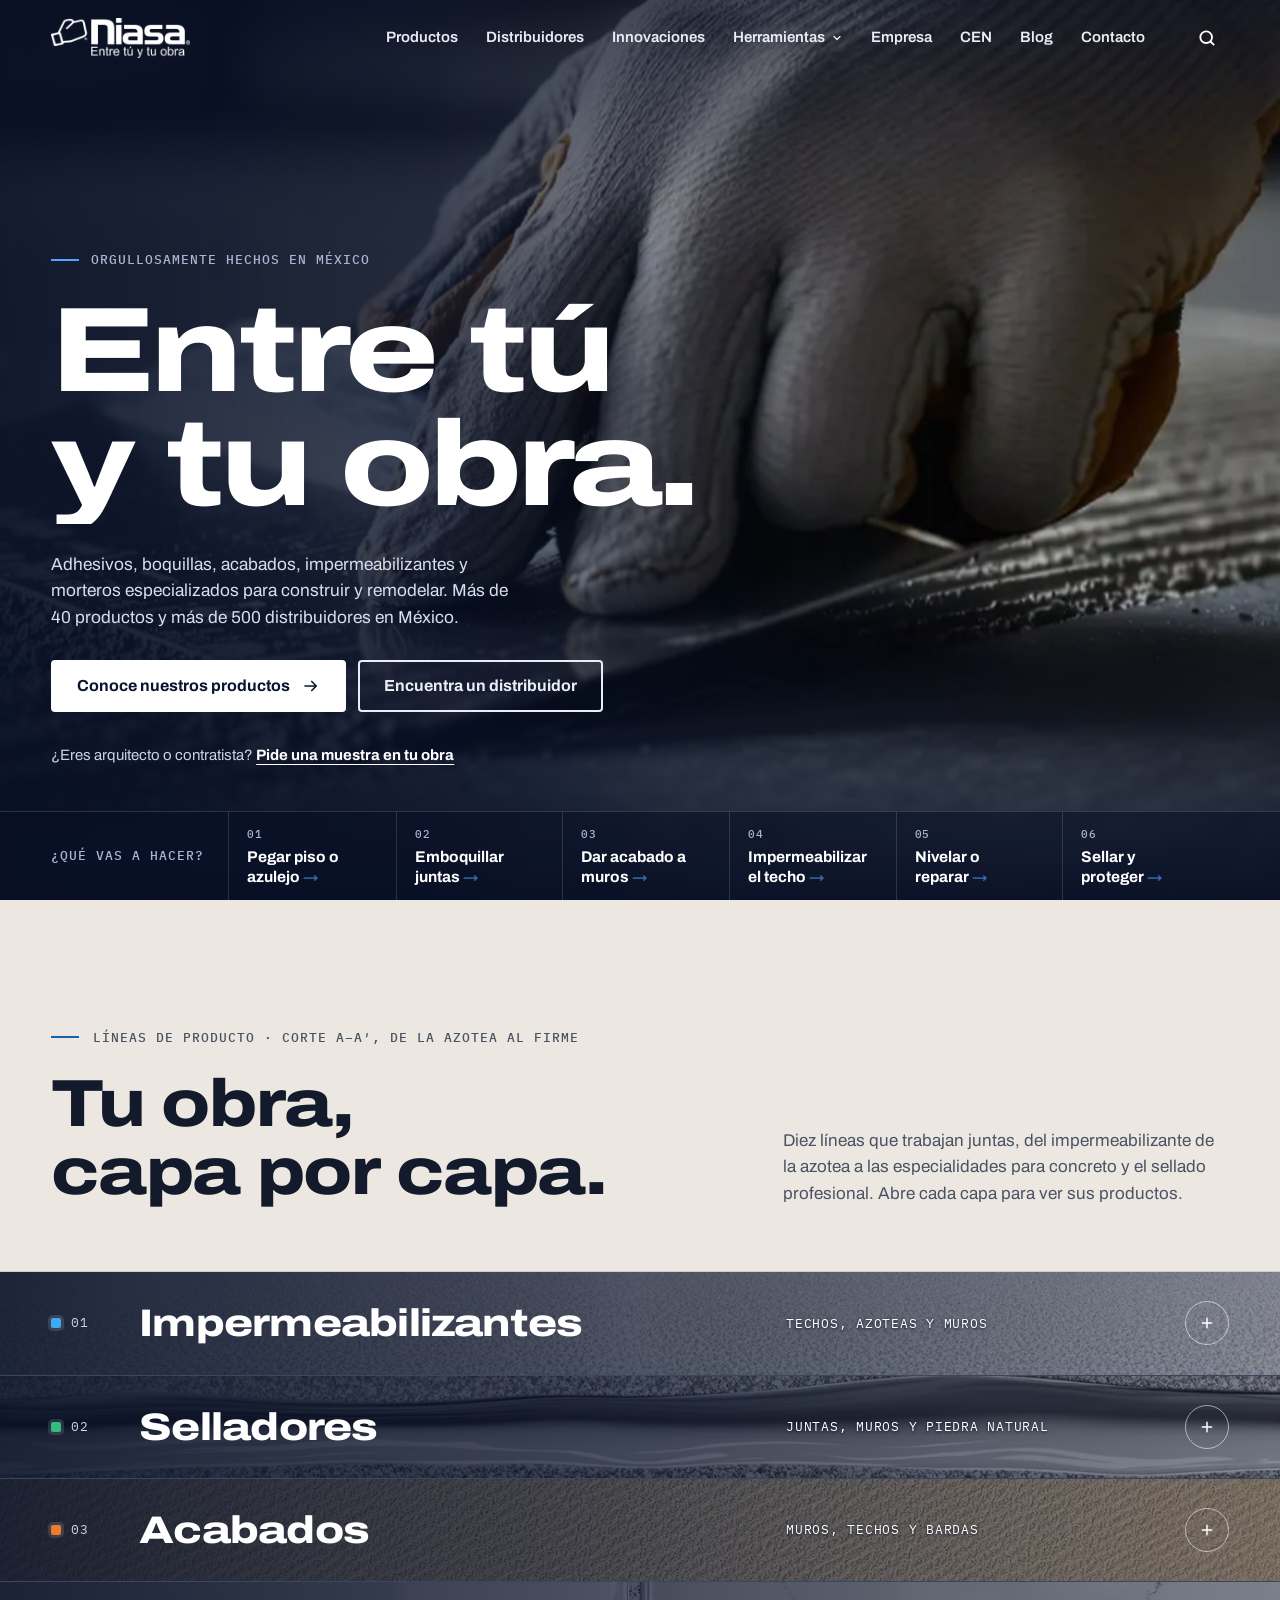
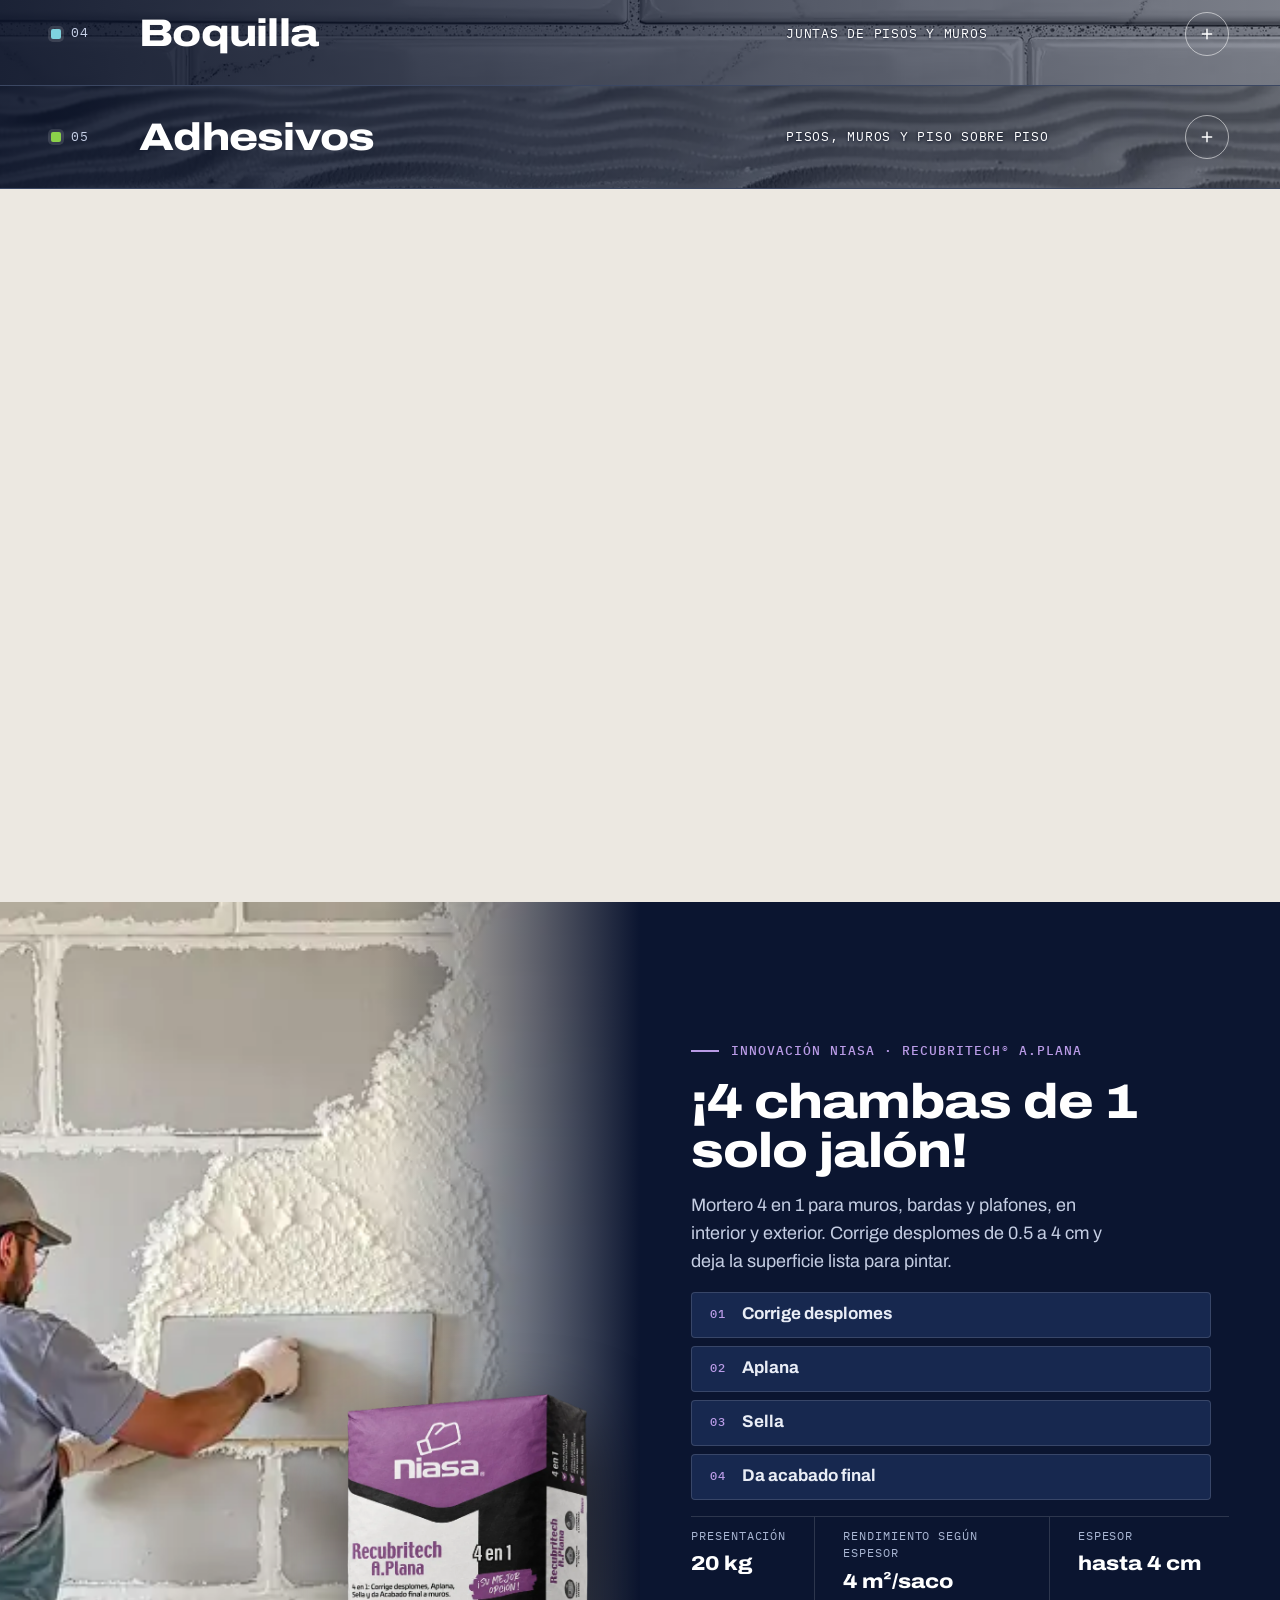
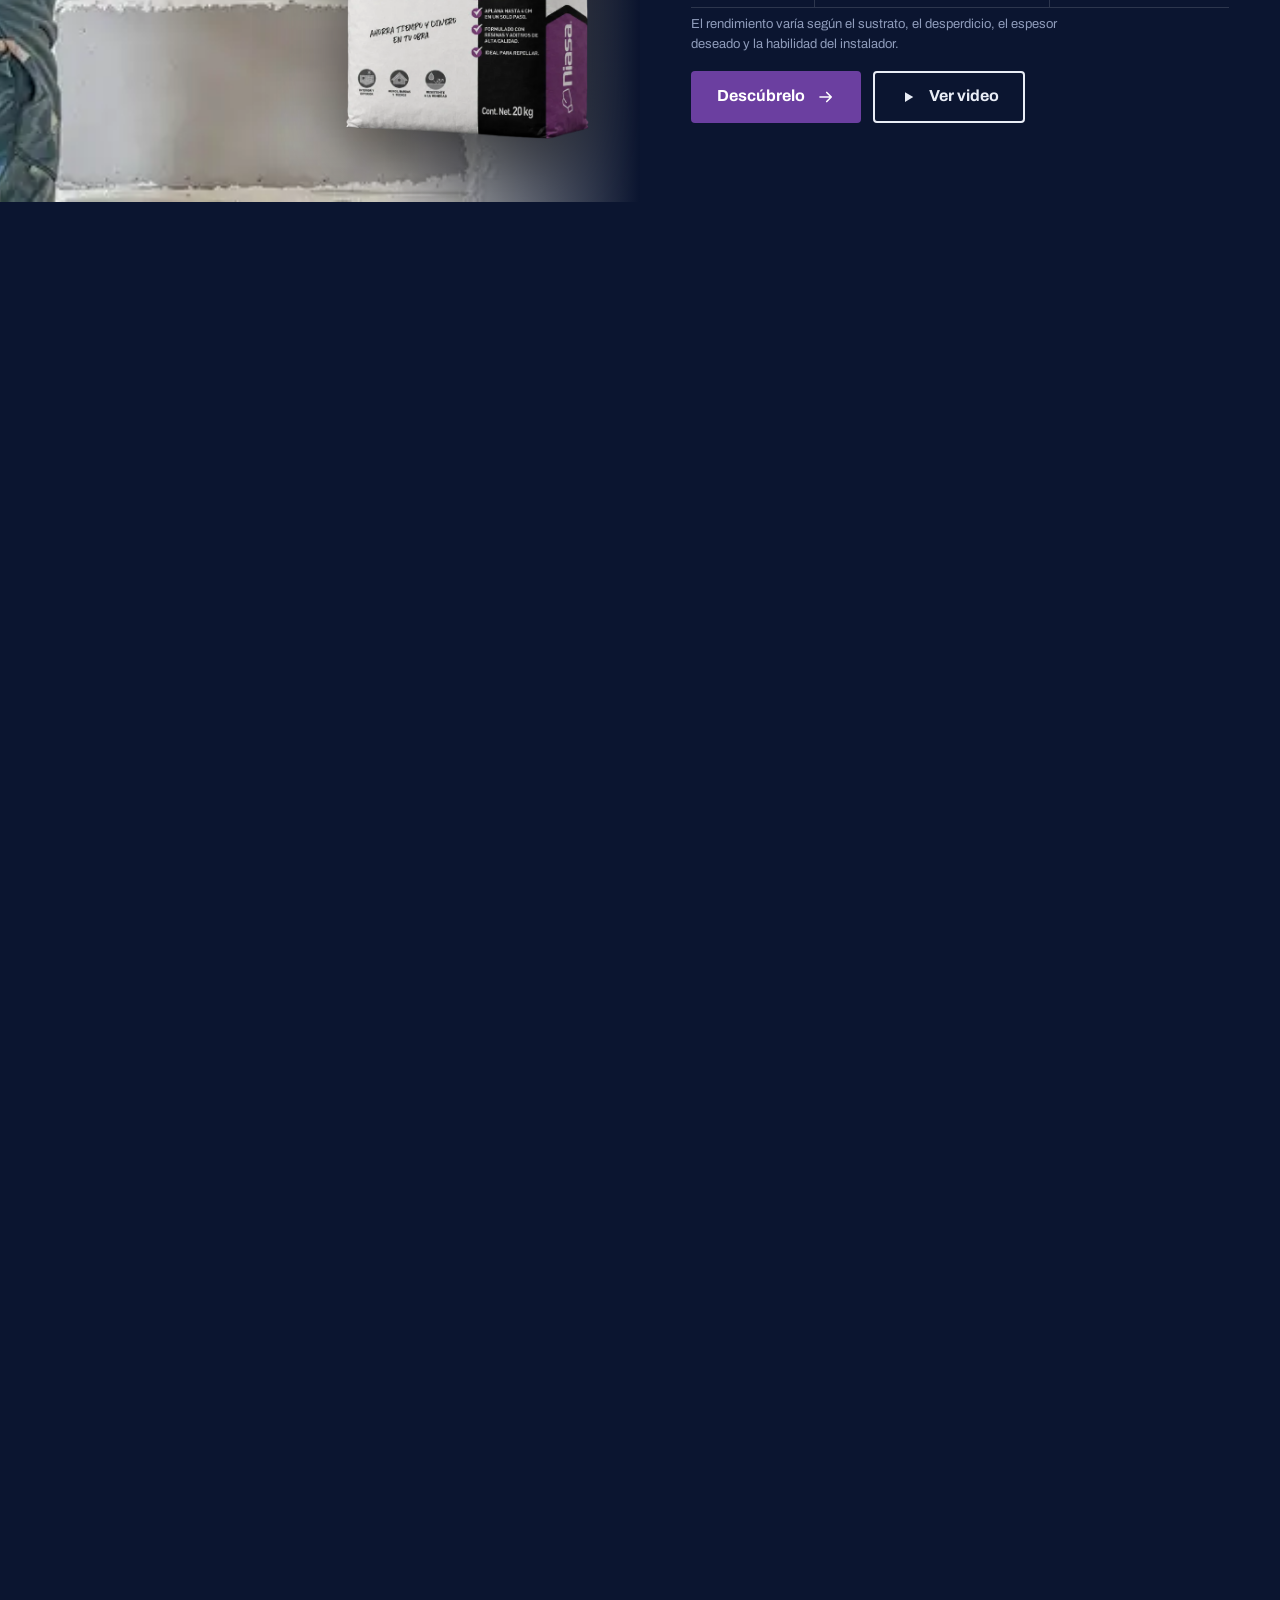
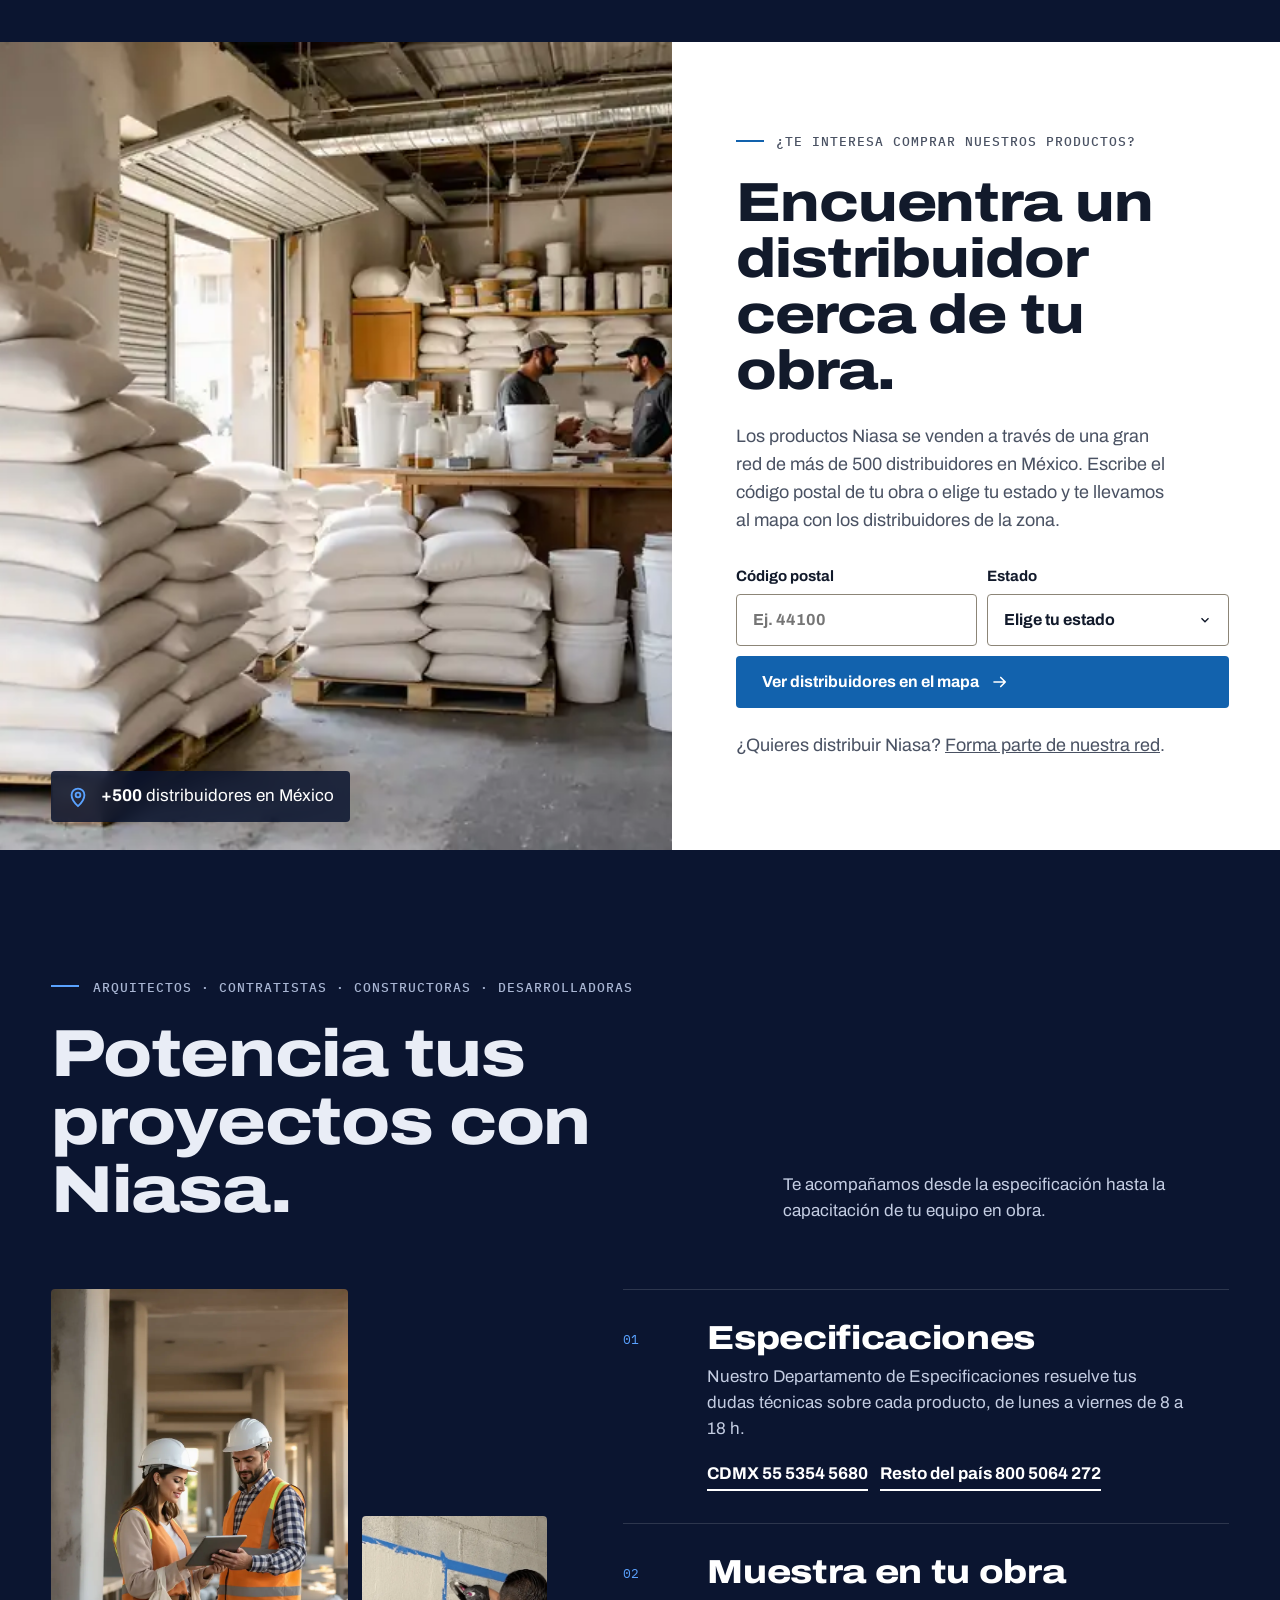
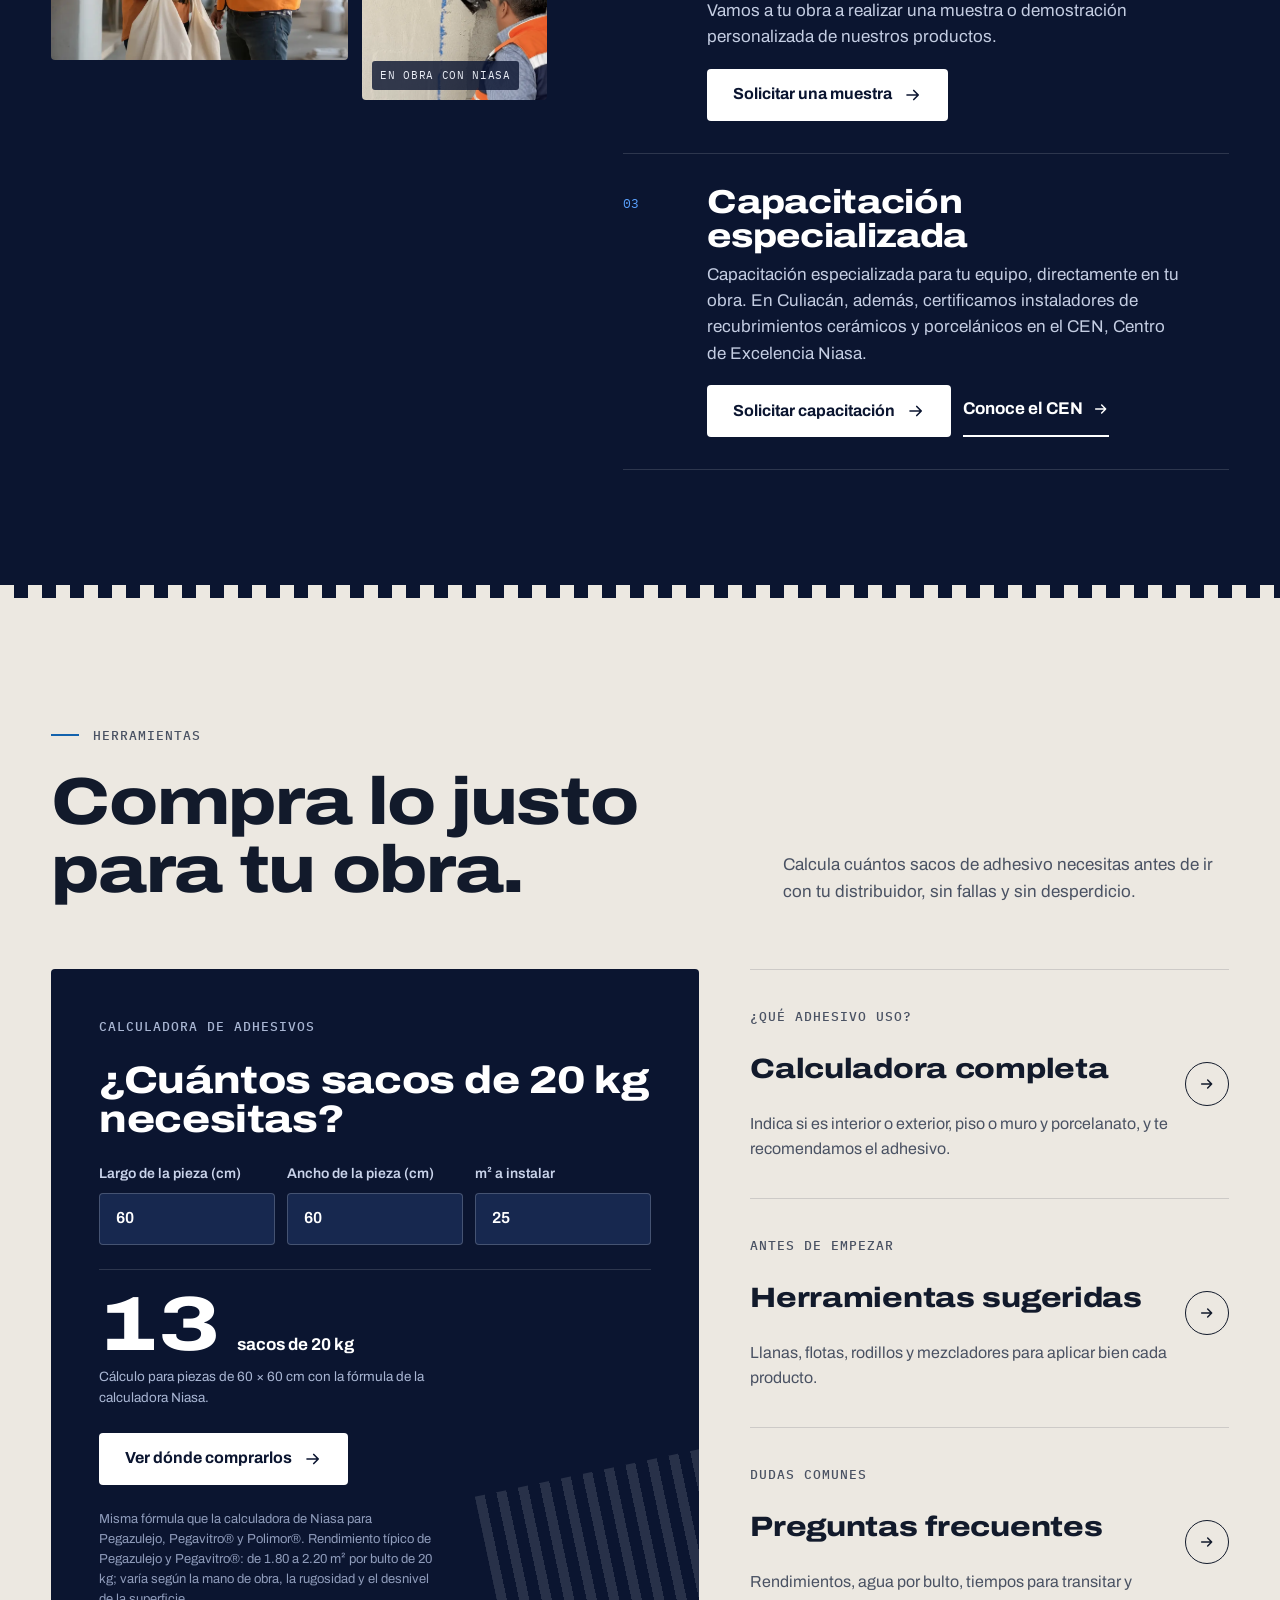
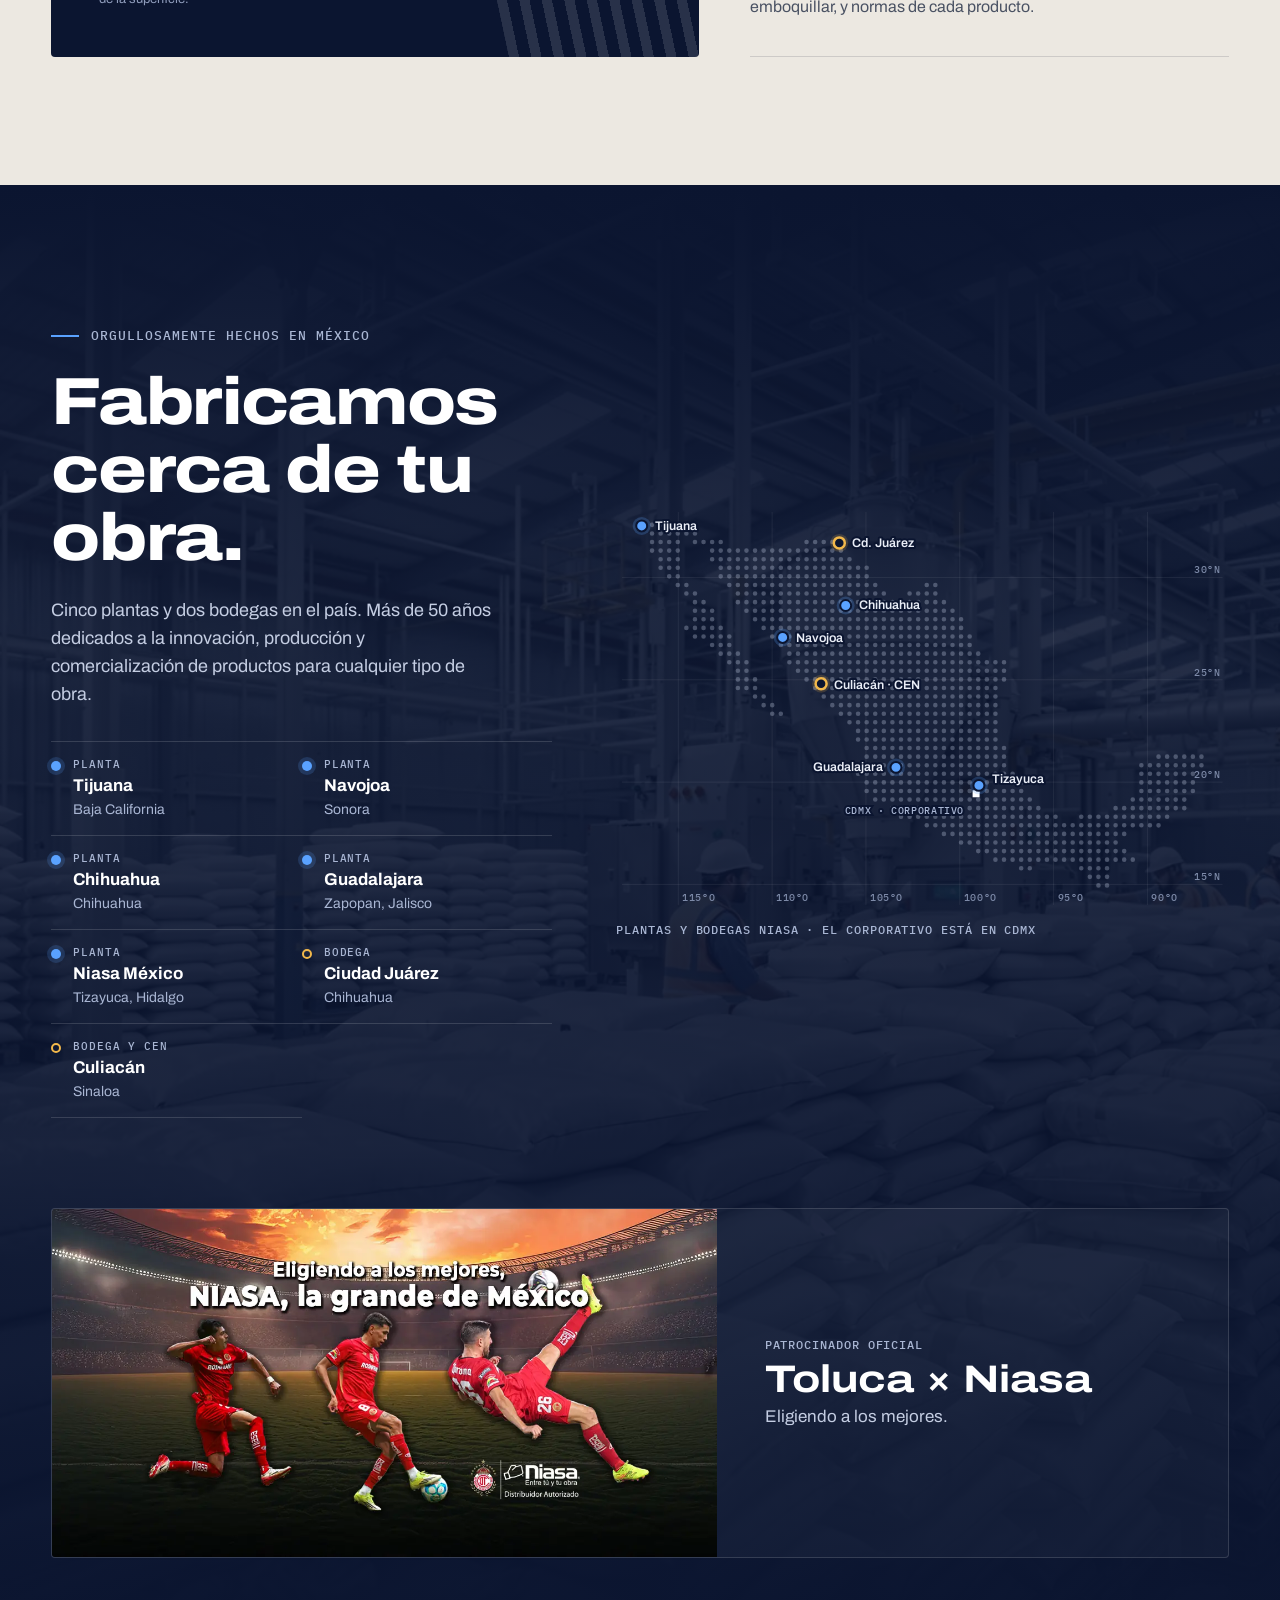
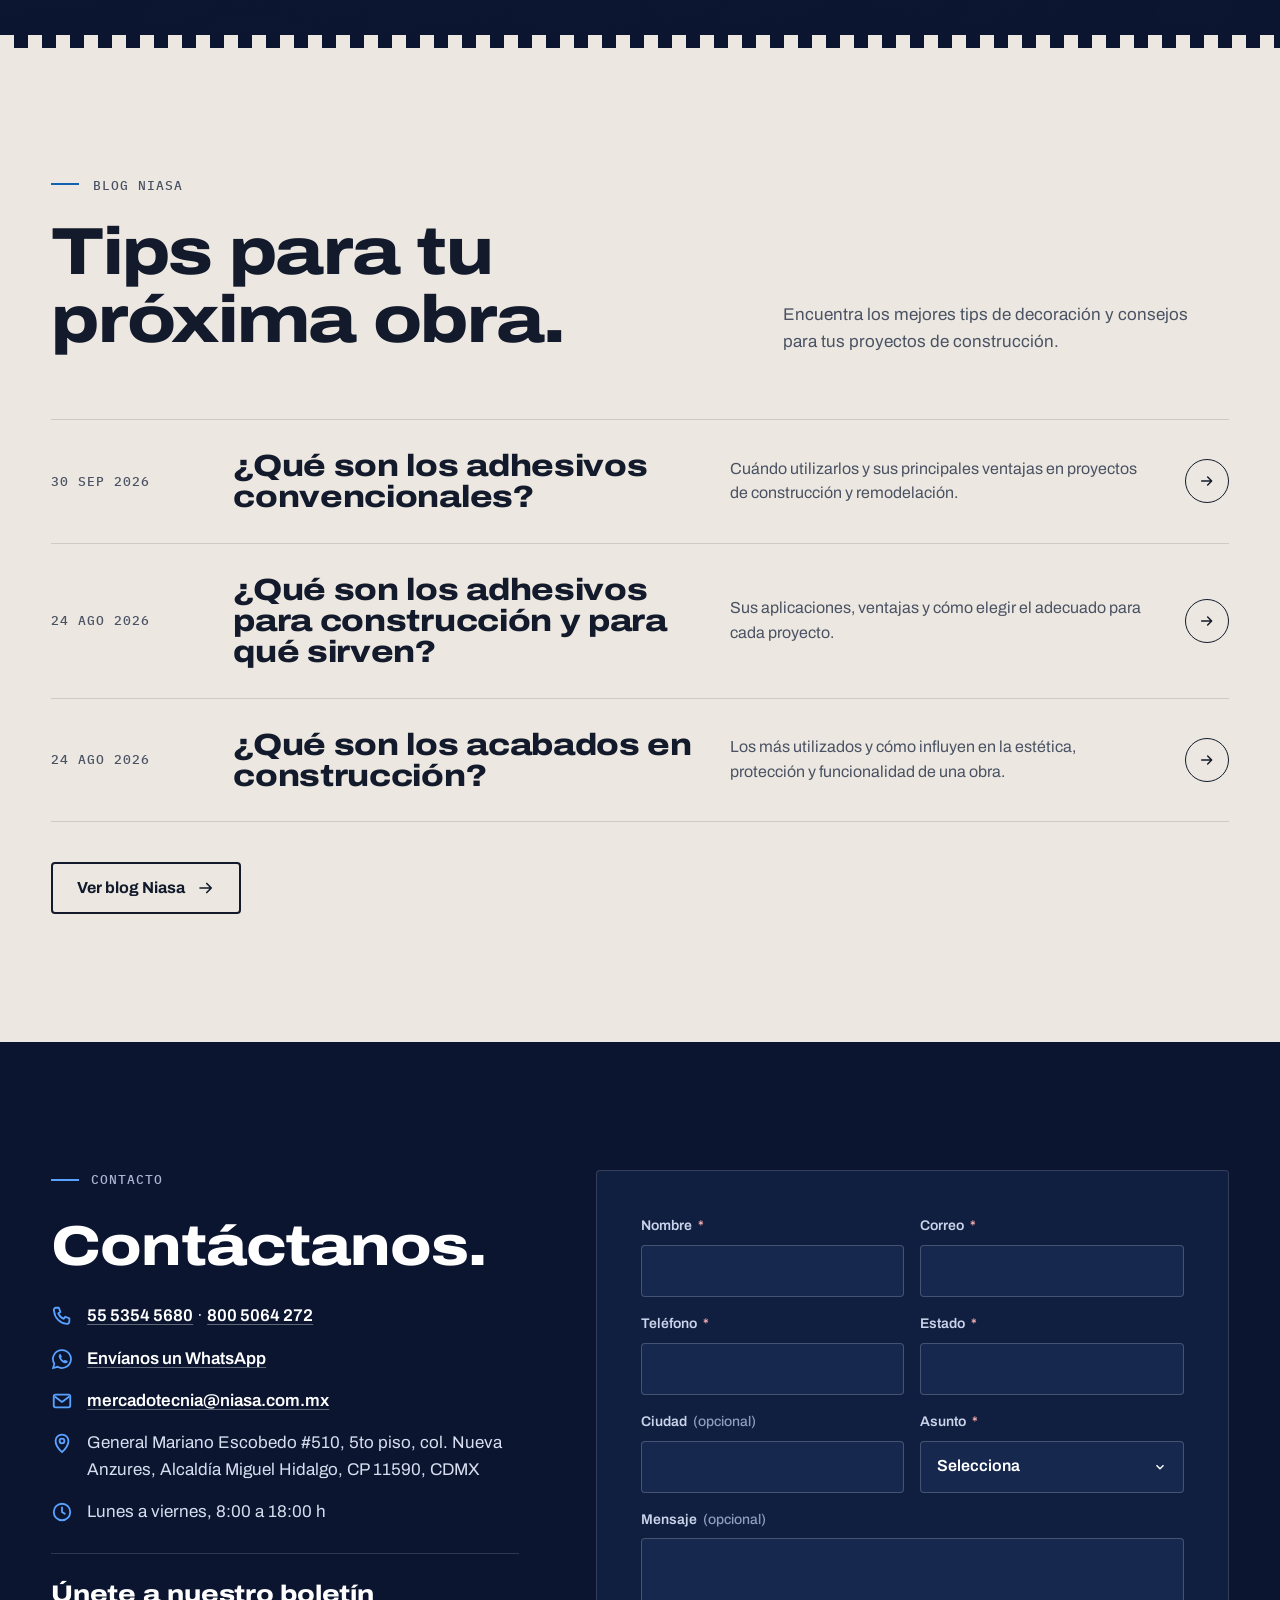
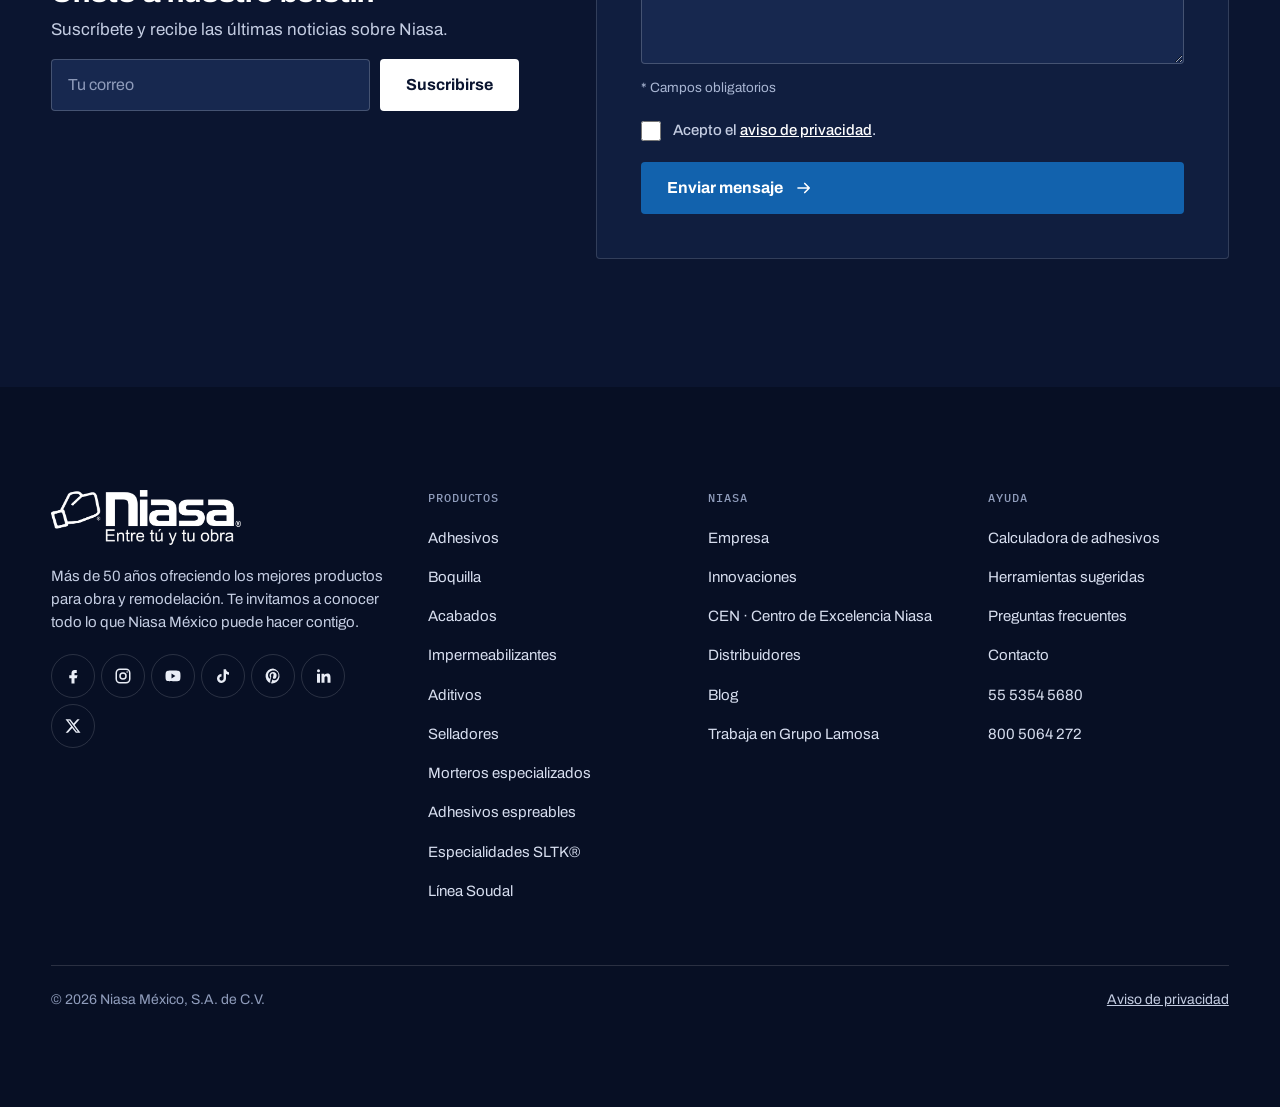
<file: index.html>
<!doctype html>
<html lang="es-MX">
<head>
<meta charset="utf-8">
<meta name="viewport" content="width=device-width, initial-scale=1">
<title>Niasa México | Adhesivos, boquillas, acabados e impermeabilizantes para tu obra</title>
<meta name="description" content="En Niasa encuentra todo para tu obra o remodelación. Desde adhesivos para azulejos, cerámicos, porcelanatos, hasta impermeabilizantes, selladores y más. Más de 50 años hechos en México.">
<link rel="canonical" href="https://niasa.com.mx/">
<meta name="theme-color" content="#0b1530">
<meta property="og:type" content="website">
<meta property="og:locale" content="es_MX">
<meta property="og:site_name" content="Niasa México">
<meta property="og:title" content="Niasa México · Entre tú y tu obra">
<meta property="og:description" content="Adhesivos, boquillas, acabados, impermeabilizantes y morteros especializados. Más de 40 productos y más de 500 distribuidores en México.">
<meta property="og:url" content="https://wearedatalab.github.io/niasa-mexico/">
<meta property="og:image" content="https://wearedatalab.github.io/niasa-mexico/img/og-niasa.jpg">
<meta property="og:image:width" content="1200">
<meta property="og:image:height" content="630">
<meta property="og:image:alt" content="Niasa México · Entre tú y tu obra">
<meta name="twitter:card" content="summary_large_image">
<link rel="icon" href="img/favicon.png">
<link rel="preconnect" href="https://fonts.googleapis.com">
<link rel="preconnect" href="https://fonts.gstatic.com" crossorigin>
<link href="https://fonts.googleapis.com/css2?family=Archivo:wdth,wght@62..125,100..900&family=IBM+Plex+Mono:wght@500&display=swap" rel="stylesheet">
<link rel="preload" as="image" href="img/w/hero.webp" imagesrcset="img/w/hero-1200.webp 1200w, img/w/hero.webp 2400w" imagesizes="100vw" media="(min-width:701px)">
<link rel="preload" as="image" href="img/w/hero-m.webp" media="(max-width:700px)">
<link rel="stylesheet" href="css/niasa.css">
<script type="application/ld+json">
{
  "@context":"https://schema.org",
  "@graph":[
    {
      "@type":"Organization",
      "@id":"https://niasa.com.mx/#org",
      "name":"Niasa México",
      "alternateName":"Niasa",
      "slogan":"Entre tú y tu obra",
      "url":"https://niasa.com.mx/",
      "logo":"https://niasa.com.mx/wp-content/uploads/2022/02/cropped-favicon-Niasa-M%C3%A9xico-270x270.png",
      "description":"Fabricante mexicano de adhesivos, boquillas, acabados, impermeabilizantes, aditivos, selladores y morteros especializados para obra y remodelación.",
      "email":"mercadotecnia@niasa.com.mx",
      "telephone":"+52-55-5354-5680",
      "address":{"@type":"PostalAddress","streetAddress":"General Mariano Escobedo #510, 5to piso, col. Nueva Anzures","addressLocality":"Alcaldía Miguel Hidalgo","addressRegion":"CDMX","postalCode":"11590","addressCountry":"MX"},
      "contactPoint":[
        {"@type":"ContactPoint","telephone":"+52-55-5354-5680","contactType":"customer service","areaServed":"MX","availableLanguage":"es","hoursAvailable":{"@type":"OpeningHoursSpecification","dayOfWeek":["Monday","Tuesday","Wednesday","Thursday","Friday"],"opens":"08:00","closes":"18:00"}},
        {"@type":"ContactPoint","telephone":"+52-800-5064-272","contactType":"customer service","areaServed":"MX","contactOption":"TollFree","availableLanguage":"es"}
      ],
      "sameAs":["https://www.facebook.com/niasamx/","https://www.instagram.com/niasa_mexico/","https://www.youtube.com/channel/UCPmhU4SV0u3nh4hevRRt4DQ","https://www.tiktok.com/@niasa_mexico","https://www.pinterest.com.mx/niasamx/","https://www.linkedin.com/company/niasamx","https://twitter.com/NiasaMexico"]
    },
    {"@type":"WebSite","@id":"https://niasa.com.mx/#web","url":"https://niasa.com.mx/","name":"Niasa México","inLanguage":"es-MX","publisher":{"@id":"https://niasa.com.mx/#org"},
     "potentialAction":{"@type":"SearchAction","target":"https://niasa.com.mx/?s={search_term_string}","query-input":"required name=search_term_string"}}
  ]
}
</script>
</head>
<body>
<svg width="0" height="0" style="position:absolute" aria-hidden="true">
  <symbol id="i-flecha" viewBox="0 0 24 24" fill="none" stroke="currentColor" stroke-width="2.2" stroke-linecap="round" stroke-linejoin="round"><path d="M4 12h15M13 6l6 6-6 6"/></symbol>
  <symbol id="i-mas" viewBox="0 0 24 24" fill="none" stroke="currentColor" stroke-width="2.2" stroke-linecap="round"><path d="M12 5v14M5 12h14"/></symbol>
  <symbol id="i-chev" viewBox="0 0 24 24" fill="none" stroke="currentColor" stroke-width="2.6" stroke-linecap="round" stroke-linejoin="round"><path d="m6 9 6 6 6-6"/></symbol>
  <symbol id="i-buscar" viewBox="0 0 24 24" fill="none" stroke="currentColor" stroke-width="2.2" stroke-linecap="round"><circle cx="11" cy="11" r="7"/><path d="m20 20-3.5-3.5"/></symbol>
  <symbol id="i-pin" viewBox="0 0 24 24" fill="none" stroke="currentColor" stroke-width="2" stroke-linejoin="round"><path d="M12 22s7-6.4 7-12.2A7 7 0 0 0 5 9.8C5 15.6 12 22 12 22z"/><circle cx="12" cy="9.8" r="2.6"/></symbol>
  <symbol id="i-tel" viewBox="0 0 24 24" fill="none" stroke="currentColor" stroke-width="2" stroke-linejoin="round"><path d="M5 3h3.5l1.8 4.6-2.3 1.5a11 11 0 0 0 6 6l1.5-2.3L20 14.6V18a2.6 2.6 0 0 1-2.8 2.6C9.8 20 4 14.2 3.4 6.8A2.6 2.6 0 0 1 5 3z"/></symbol>
  <symbol id="i-mail" viewBox="0 0 24 24" fill="none" stroke="currentColor" stroke-width="2" stroke-linejoin="round"><rect x="3" y="5" width="18" height="14" rx="2"/><path d="m4 7 8 6 8-6"/></symbol>
  <symbol id="i-reloj" viewBox="0 0 24 24" fill="none" stroke="currentColor" stroke-width="2" stroke-linecap="round"><circle cx="12" cy="12" r="9"/><path d="M12 7v5l3 2"/></symbol>
  <symbol id="i-play" viewBox="0 0 24 24" fill="currentColor"><path d="M8 5.5v13l11-6.5z"/></symbol>
  <symbol id="i-wa" viewBox="0 0 24 24"><path d="M12 2.2a9.8 9.8 0 0 0-8.4 14.9L2.3 21.8l4.8-1.3A9.8 9.8 0 1 0 12 2.2z" fill="none" stroke="currentColor" stroke-width="1.9"/><path d="M8.6 7.3c.3-.5.6-.6.9-.6h.6c.2 0 .5 0 .7.5l.9 2.1c.1.2.1.4 0 .6l-.6.8c-.1.2-.1.4 0 .6.6 1 1.4 1.8 2.4 2.4.2.1.4.1.6 0l.8-.6c.2-.1.4-.1.6 0l2.1.9c.4.2.5.4.5.7v.6c0 .3 0 .6-.6.9-.6.3-1.6.6-2.6.3-1.3-.4-2.7-1.2-3.9-2.4s-2-2.6-2.4-3.9c-.3-1 0-2 .3-2.6z" fill="currentColor"/></symbol>
  <symbol id="i-fb" viewBox="0 0 24 24" fill="currentColor"><path d="M14 8h3V4h-3c-2.8 0-4 1.8-4 4.5V11H7v4h3v7h4v-7h3l1-4h-4V8.6c0-.4.3-.6.6-.6z"/></symbol>
  <symbol id="i-ig" viewBox="0 0 24 24" fill="none" stroke="currentColor" stroke-width="2"><rect x="3" y="3" width="18" height="18" rx="5"/><circle cx="12" cy="12" r="4"/><circle cx="17.5" cy="6.5" r="1" fill="currentColor" stroke="none"/></symbol>
  <symbol id="i-yt" viewBox="0 0 24 24" fill="currentColor"><path d="M21.6 7.2a2.7 2.7 0 0 0-1.9-1.9C18 4.8 12 4.8 12 4.8s-6 0-7.7.5a2.7 2.7 0 0 0-1.9 1.9C2 8.9 2 12 2 12s0 3.1.4 4.8a2.7 2.7 0 0 0 1.9 1.9c1.7.5 7.7.5 7.7.5s6 0 7.7-.5a2.7 2.7 0 0 0 1.9-1.9c.4-1.7.4-4.8.4-4.8s0-3.1-.4-4.8zM10 15.2V8.8l5.2 3.2z"/></symbol>
  <symbol id="i-tt" viewBox="0 0 24 24" fill="currentColor"><path d="M16 3c.3 2.2 1.7 3.7 4 4v3.2c-1.5 0-2.9-.4-4-1.2v6.2A6 6 0 1 1 10 9.3v3.3a2.8 2.8 0 1 0 2.8 2.8V3H16z"/></symbol>
  <symbol id="i-pt" viewBox="0 0 24 24" fill="currentColor"><path d="M12 2a10 10 0 0 0-3.6 19.3c-.1-.8-.2-2 0-2.9l1.3-5.4s-.3-.7-.3-1.6c0-1.5.9-2.6 2-2.6.9 0 1.4.7 1.4 1.5 0 .9-.6 2.3-.9 3.6-.3 1.1.5 1.9 1.6 1.9 1.9 0 3.3-2 3.3-4.9 0-2.6-1.9-4.4-4.5-4.4-3.1 0-4.9 2.3-4.9 4.7 0 .9.4 1.9.8 2.5.1.1.1.2.1.3l-.3 1.2c0 .2-.2.3-.4.2-1.4-.6-2.2-2.6-2.2-4.2 0-3.4 2.5-6.6 7.2-6.6 3.8 0 6.7 2.7 6.7 6.3 0 3.7-2.4 6.8-5.6 6.8-1.1 0-2.2-.6-2.5-1.3l-.7 2.6c-.2.9-.9 2.1-1.3 2.8A10 10 0 1 0 12 2z"/></symbol>
  <symbol id="i-in" viewBox="0 0 24 24" fill="currentColor"><path d="M4 9h4v12H4zM6 3a2 2 0 1 1 0 4 2 2 0 0 1 0-4zM10 9h3.8v1.7h.1c.5-1 1.8-2 3.7-2 4 0 4.4 2.6 4.4 6V21h-4v-5.6c0-1.3 0-3-1.9-3s-2.1 1.4-2.1 2.9V21h-4z"/></symbol>
  <symbol id="i-x" viewBox="0 0 24 24" fill="currentColor"><path d="M17.8 3h3.1l-6.8 7.8L22 21h-6.2l-4.9-6.4L5.3 21H2.2l7.3-8.3L2 3h6.4l4.4 5.8L17.8 3zm-1.1 16.2h1.7L7.4 4.7H5.6z"/></symbol>
</svg>

<a class="skip" href="#contenido">Ir al contenido</a>

<!-- ================= HEADER ================= -->
<header class="header" id="header">
  <div class="header__in">
    <a class="logo" href="https://niasa.com.mx/" aria-label="Niasa México, inicio">
      <img src="img/w/logo-niasa.webp" alt="Niasa · Entre tú y tu obra" width="640" height="185">
    </a>
    <nav class="nav" aria-label="Principal">
      <a href="https://niasa.com.mx/productos/">Productos</a>
      <a href="https://niasa.com.mx/distribuidores-niasa/">Distribuidores</a>
      <a href="https://niasa.com.mx/innovaciones/">Innovaciones</a>
      <div class="nav__drop">
        <button type="button" aria-expanded="false" aria-controls="menu-herr">Herramientas <svg aria-hidden="true"><use href="#i-chev"/></svg></button>
        <div class="nav__menu" id="menu-herr">
          <a href="https://niasa.com.mx/calculadora-de-adhesivos/">Calculadora de adhesivos</a>
          <a href="https://niasa.com.mx/herramientas-sugeridas/">Herramientas sugeridas</a>
          <a href="https://niasa.com.mx/preguntas-frecuentes/">Preguntas frecuentes</a>
        </div>
      </div>
      <a href="https://niasa.com.mx/empresa-niasa/">Empresa</a>
      <a href="https://niasa.com.mx/cen/">CEN</a>
      <a href="https://niasa.com.mx/blog/">Blog</a>
      <a href="#contacto">Contacto</a>
    </nav>
    <div class="buscar">
      <button class="header__buscar" type="button" aria-expanded="false" aria-controls="buscar-pop" aria-label="Buscar productos"><svg aria-hidden="true"><use href="#i-buscar"/></svg></button>
      <form class="buscar__pop" id="buscar-pop" role="search" action="https://niasa.com.mx/" method="get" hidden>
        <label class="sr-only" for="q">Buscar producto</label>
        <input class="campo" id="q" type="search" name="s" placeholder="Busca un producto, p. ej. Pegavitro" required>
        <button class="btn btn--azul" type="submit">Buscar</button>
      </form>
    </div>
    <a class="btn btn--blanco header__cta" href="#distribuidores">Encuentra un distribuidor</a>
    <button class="burger" type="button" aria-expanded="false" aria-controls="movil" aria-label="Abrir menú"><span></span></button>
  </div>
</header>
<nav class="movil" id="movil" aria-label="Menú principal" hidden>
  <form class="movil__buscar" role="search" action="https://niasa.com.mx/" method="get">
    <label class="sr-only" for="q-m">Buscar producto</label>
    <input class="campo" id="q-m" type="search" name="s" placeholder="Busca un producto, p. ej. Pegavitro" required>
    <button class="btn btn--azul" type="submit" aria-label="Buscar"><svg aria-hidden="true"><use href="#i-buscar"/></svg></button>
  </form>
  <a href="https://niasa.com.mx/productos/">Productos</a>
  <a href="https://niasa.com.mx/distribuidores-niasa/">Distribuidores</a>
  <a href="https://niasa.com.mx/innovaciones/">Innovaciones</a>
  <p class="movil__tit mono" id="movil-herr">Herramientas</p>
  <div class="movil__sub" role="group" aria-labelledby="movil-herr">
    <a href="https://niasa.com.mx/calculadora-de-adhesivos/">Calculadora de adhesivos</a>
    <a href="https://niasa.com.mx/herramientas-sugeridas/">Herramientas sugeridas</a>
    <a href="https://niasa.com.mx/preguntas-frecuentes/">Preguntas frecuentes</a>
  </div>
  <a href="https://niasa.com.mx/empresa-niasa/">Empresa</a>
  <a href="https://niasa.com.mx/cen/">CEN</a>
  <a href="https://niasa.com.mx/blog/">Blog</a>
  <a href="#profesionales">Arquitectos y contratistas</a>
  <a href="#contacto">Contacto</a>
  <a class="btn btn--blanco" href="#distribuidores">Encuentra un distribuidor</a>
  <div class="movil__contacto">
    <a href="https://wa.me/5215519951277?text=Hola%20Niasa%2C%20quiero%20informaci%C3%B3n%20sobre%20sus%20productos" target="_blank" rel="noopener"><svg aria-hidden="true"><use href="#i-wa"/></svg> WhatsApp</a>
    <a href="tel:+528005064272"><svg aria-hidden="true"><use href="#i-tel"/></svg> 800 5064 272</a>
  </div>
</nav>

<main id="contenido">

<!-- ================= HERO ================= -->
<section class="hero osc" aria-labelledby="hero-t">
  <div class="hero__media">
    <picture>
      <source media="(max-width:700px)" srcset="img/w/hero-m.webp" width="900" height="1098">
      <img src="img/w/hero.webp" srcset="img/w/hero-1200.webp 1200w, img/w/hero.webp 2400w" sizes="100vw" width="2400" height="1029" alt="Instalador peinando adhesivo para loseta con llana sobre un firme de concreto" fetchpriority="high">
    </picture>
  </div>
  <div class="hero__in">
    <p class="hero__eyebrow mono">Orgullosamente hechos en México</p>
    <h1 id="hero-t"><span class="l"><span>Entre tú</span></span><span class="l"><span>y tu obra.</span></span></h1>
    <p class="hero__lead">Adhesivos, boquillas, acabados, impermeabilizantes y morteros especializados para construir y remodelar. Más de 40 productos y más de 500 distribuidores en México.</p>
    <div class="hero__acciones">
      <a class="btn btn--blanco" href="#lineas">Conoce nuestros productos <svg aria-hidden="true"><use href="#i-flecha"/></svg></a>
      <a class="btn btn--linea" href="#distribuidores">Encuentra un distribuidor</a>
    </div>
    <p class="hero__pro">¿Eres arquitecto o contratista? <button type="button" data-abre="dlg-muestra">Pide una muestra en tu obra</button></p>
  </div>
  <div class="tareas">
    <div class="tareas__in">
      <p class="tareas__titulo mono" id="tareas-t">¿Qué vas a hacer?</p>
      <ul aria-labelledby="tareas-t">
        <li><button class="tarea" type="button" data-capa="adhesivos"><span class="mono">01</span><b>Pegar piso o azulejo</b></button></li>
        <li><button class="tarea" type="button" data-capa="boquilla"><span class="mono">02</span><b>Emboquillar juntas</b></button></li>
        <li><button class="tarea" type="button" data-capa="acabados"><span class="mono">03</span><b>Dar acabado a muros</b></button></li>
        <li><button class="tarea" type="button" data-capa="impermeabilizantes"><span class="mono">04</span><b>Impermeabilizar el techo</b></button></li>
        <li><button class="tarea" type="button" data-capa="morteros"><span class="mono">05</span><b>Nivelar o reparar</b></button></li>
        <li><button class="tarea" type="button" data-capa="selladores"><span class="mono">06</span><b>Sellar y proteger</b></button></li>
      </ul>
    </div>
  </div>
</section>

<!-- ================= LÍNEAS: CORTE DE OBRA ================= -->
<section class="corte sec" id="lineas" aria-labelledby="lineas-t">
  <div class="wrap">
    <div class="sec__cab">
      <p class="mono">Líneas de producto · Corte A–A′, de la azotea al firme</p>
      <h2 id="lineas-t">Tu obra,<br>capa por capa.</h2>
      <p>Diez líneas que trabajan juntas, del impermeabilizante de la azotea a las especialidades para concreto y el sellado profesional. Abre cada capa para ver sus productos.</p>
    </div>
  </div>

  <ol class="estratos">
    <li class="estrato" id="capa-impermeabilizantes" style="--tono:#3fa9f5">
      <div class="estrato__tex"><img src="img/w/t-imper.webp" srcset="img/w/t-imper-720.webp 720w, img/w/t-imper.webp 1440w" sizes="100vw" alt="" loading="lazy" width="1440" height="617"></div>
      <h3 class="estrato__h"><button class="estrato__cab" type="button" aria-expanded="false" aria-controls="p-imper">
        <span class="estrato__num">01</span>
        <span class="estrato__nombre">Impermeabilizantes</span>
        <span class="estrato__donde">Techos, azoteas y muros</span>
        <span class="estrato__mas" aria-hidden="true"><svg><use href="#i-mas"/></svg></span>
      </button></h3>
      <div class="estrato__panel" id="p-imper"><div>
        <div class="estrato__cuerpo">
          <div class="estrato__texto">
            <p>Protegen techos, muros y superficies expuestas a la humedad, evitan filtraciones y prolongan la vida útil de las construcciones. Para obra nueva, mantenimiento y rehabilitación.</p>
            <a class="enlace" href="https://niasa.com.mx/impermeabilizantes/">Ver impermeabilizantes <svg aria-hidden="true"><use href="#i-flecha"/></svg></a>
          </div>
          <ul class="estrato__prods">
            <li><a href="https://niasa.com.mx/productos/impertech-plus/">Impertech® Plus · 10 años</a></li><li><a href="https://niasa.com.mx/productos/impertech/">Impertech® 5 años</a></li><li><a href="https://niasa.com.mx/productos/impertech-fibratado/">Impertech® Fibratado</a></li><li><a href="https://niasa.com.mx/productos/impertech-obra/">Impertech® Obra</a></li><li><a href="https://niasa.com.mx/productos/impertech-cemento-reparador-plastico/">Impertech® Cemento Reparador Plástico</a></li><li><a href="https://niasa.com.mx/productos/last-icg/">Niasa® Last IG-C</a></li><li><a href="https://niasa.com.mx/productos/bluefence/">Bluefence®</a></li>
          </ul>
          <div class="estrato__packs">
            <a href="https://niasa.com.mx/productos/impertech-plus/"><img src="img/prod/impertech-plus.webp" alt="Cubeta de Impertech Plus" loading="lazy" width="248" height="360"></a>
            <a href="https://niasa.com.mx/productos/impertech/"><img src="img/prod/impertech-5.webp" alt="Cubeta de Impertech 5 años" loading="lazy" width="248" height="360"></a>
            <a href="https://niasa.com.mx/productos/impertech-fibratado/"><img src="img/prod/impertech-fibratado.webp" alt="Cubeta de Impertech Fibratado" loading="lazy" width="248" height="360"></a>
          </div>
        </div>
      </div></div>
    </li>

    <li class="estrato" id="capa-selladores" style="--tono:#2fbf7a">
      <div class="estrato__tex"><img src="img/w/t-sellador.webp" srcset="img/w/t-sellador-720.webp 720w, img/w/t-sellador.webp 1440w" sizes="100vw" alt="" loading="lazy" width="1440" height="617"></div>
      <h3 class="estrato__h"><button class="estrato__cab" type="button" aria-expanded="false" aria-controls="p-sella">
        <span class="estrato__num">02</span>
        <span class="estrato__nombre">Selladores</span>
        <span class="estrato__donde">Juntas, muros y piedra natural</span>
        <span class="estrato__mas" aria-hidden="true"><svg><use href="#i-mas"/></svg></span>
      </button></h3>
      <div class="estrato__panel" id="p-sella"><div>
        <div class="estrato__cuerpo">
          <div class="estrato__texto">
            <p>Protegen las juntas de pisos y muros contra hongos y manchas, mejoran la aplicación de pinturas y morteros y mantienen la apariencia natural de la piedra.</p>
            <a class="enlace" href="https://niasa.com.mx/selladores/">Ver selladores <svg aria-hidden="true"><use href="#i-flecha"/></svg></a>
          </div>
          <ul class="estrato__prods">
            <li><a href="https://niasa.com.mx/productos/sellatech/">Sellatech®</a></li><li><a href="https://niasa.com.mx/productos/sellador-profesional-para-boquilla/">Sellador Profesional para Boquilla</a></li><li><a href="https://niasa.com.mx/productos/sellador-base-solvente/">Sellador Base Solvente</a></li>
          </ul>
          <div class="estrato__packs">
            <a href="https://niasa.com.mx/productos/sellatech/"><img src="img/prod/sellatech.webp" alt="Envase de Sellatech" loading="lazy" width="250" height="360"></a>
            <a href="https://niasa.com.mx/productos/sellador-profesional-para-boquilla/"><img src="img/prod/sellador-boquilla.webp" alt="Envase de Sellador Profesional para Boquilla" loading="lazy" width="251" height="360"></a>
            <a href="https://niasa.com.mx/productos/sellador-base-solvente/"><img src="img/prod/sellador-base-solvente.webp" alt="Envase de Sellador Base Solvente" loading="lazy" width="250" height="360"></a>
          </div>
        </div>
      </div></div>
    </li>

    <li class="estrato" id="capa-acabados" style="--tono:#f07a2b">
      <div class="estrato__tex"><img src="img/w/t-acabados.webp" srcset="img/w/t-acabados-720.webp 720w, img/w/t-acabados.webp 1440w" sizes="100vw" alt="" loading="lazy" width="1440" height="617"></div>
      <h3 class="estrato__h"><button class="estrato__cab" type="button" aria-expanded="false" aria-controls="p-acab">
        <span class="estrato__num">03</span>
        <span class="estrato__nombre">Acabados</span>
        <span class="estrato__donde">Muros, techos y bardas</span>
        <span class="estrato__mas" aria-hidden="true"><svg><use href="#i-mas"/></svg></span>
      </button></h3>
      <div class="estrato__panel" id="p-acab"><div>
        <div class="estrato__cuerpo">
          <div class="estrato__texto">
            <p>Estucos y basecoats para dar acabado final a muros, techos y bardas de tabique, block y concreto, en interior o exterior. Del extra fino al rústico, en un solo paso.</p>
            <a class="enlace" href="https://niasa.com.mx/estucos/">Ver acabados <svg aria-hidden="true"><use href="#i-flecha"/></svg></a>
          </div>
          <ul class="estrato__prods">
            <li><a href="https://niasa.com.mx/productos/recubritech-extra-fino/">Recubritech® Extra Fino</a></li><li><a href="https://niasa.com.mx/productos/econotex-recubritech-fino/">Recubritech® Fino</a></li><li><a href="https://niasa.com.mx/productos/econotex-recubritech-grueso/">Recubritech® Grueso</a></li><li><a href="https://niasa.com.mx/productos/econotex-recubritech-extra-grueso/">Recubritech® Extra Grueso</a></li><li><a href="https://niasa.com.mx/productos/recubritech-ultra-liso/">Recubritech® Ultra Liso</a></li><li><a href="https://niasa.com.mx/productos/estuco-para-aplanar/">Recubritech® A.Plana</a></li><li><a href="https://niasa.com.mx/productos/oximuro/">OxiMuro®</a></li><li><a href="https://niasa.com.mx/productos/kretbond/">Kretbond®</a></li><li><a href="https://niasa.com.mx/productos/pegaestireno/">Pegaestireno</a></li>
          </ul>
          <div class="estrato__packs">
            <a href="https://niasa.com.mx/productos/recubritech-extra-fino/"><img src="img/prod/recubritech-extrafino.webp" alt="Saco de Recubritech Extra Fino" loading="lazy" width="250" height="360"></a>
            <a href="https://niasa.com.mx/productos/econotex-recubritech-fino/"><img src="img/prod/recubritech-fino.webp" alt="Saco de Recubritech Fino" loading="lazy" width="245" height="360"></a>
            <a href="https://niasa.com.mx/productos/oximuro/"><img src="img/prod/oximuro.webp" alt="Saco de OxiMuro" loading="lazy" width="234" height="360"></a>
          </div>
        </div>
      </div></div>
    </li>

    <li class="estrato" id="capa-boquilla" style="--tono:#7fd3df">
      <div class="estrato__tex"><img src="img/w/t-boquilla.webp" srcset="img/w/t-boquilla-720.webp 720w, img/w/t-boquilla.webp 1440w" sizes="100vw" alt="" loading="lazy" width="1440" height="617"></div>
      <h3 class="estrato__h"><button class="estrato__cab" type="button" aria-expanded="false" aria-controls="p-boqu">
        <span class="estrato__num">04</span>
        <span class="estrato__nombre">Boquilla</span>
        <span class="estrato__donde">Juntas de pisos y muros</span>
        <span class="estrato__mas" aria-hidden="true"><svg><use href="#i-mas"/></svg></span>
      </button></h3>
      <div class="estrato__panel" id="p-boqu"><div>
        <div class="estrato__cuerpo">
          <div class="estrato__texto">
            <p>Para rellenar, proteger y embellecer juntas finas, anchas y de alto desempeño en cerámica, porcelanato, piedra natural, mármol y barro.</p>
            <a class="enlace" href="https://niasa.com.mx/emboquilladores/">Ver boquillas <svg aria-hidden="true"><use href="#i-flecha"/></svg></a>
          </div>
          <ul class="estrato__prods">
            <li><a href="https://niasa.com.mx/productos/ultragrout-boquichamp/">UltraGrout Boquichamp®</a></li><li><a href="https://niasa.com.mx/productos/boquichamp-ultrafino-porcelanico/">Boquichamp® Ultrafino</a></li><li><a href="https://niasa.com.mx/productos/boquichamp-fluido-y-sellado/">Boquichamp® Fluido y Sellado</a></li><li><a href="https://niasa.com.mx/productos/boquipoxy/">Boquipoxy®</a></li>
          </ul>
          <div class="estrato__packs">
            <a href="https://niasa.com.mx/productos/ultragrout-boquichamp/"><img src="img/prod/ultragrout-boquichamp.webp" alt="Empaques de UltraGrout Boquichamp" loading="lazy" width="489" height="360"></a>
            <a href="https://niasa.com.mx/productos/boquipoxy/"><img src="img/prod/boquipoxy.webp" alt="Cubeta de Boquipoxy" loading="lazy" width="248" height="360"></a>
          </div>
        </div>
      </div></div>
    </li>

    <li class="estrato" id="capa-adhesivos" style="--tono:#8bd14a">
      <div class="estrato__tex"><img src="img/w/t-adhesivo.webp" srcset="img/w/t-adhesivo-720.webp 720w, img/w/t-adhesivo.webp 1440w" sizes="100vw" alt="" loading="lazy" width="1440" height="617"></div>
      <h3 class="estrato__h"><button class="estrato__cab" type="button" aria-expanded="false" aria-controls="p-adhe">
        <span class="estrato__num">05</span>
        <span class="estrato__nombre">Adhesivos</span>
        <span class="estrato__donde">Pisos, muros y piso sobre piso</span>
        <span class="estrato__mas" aria-hidden="true"><svg><use href="#i-mas"/></svg></span>
      </button></h3>
      <div class="estrato__panel" id="p-adhe"><div>
        <div class="estrato__cuerpo">
          <div class="estrato__texto">
            <p>Adhesivos convencionales y modificados para cerámicos, porcelánicos, porcelanatos, azulejo, piedra natural, mosaico veneciano y más. Pegavitro®, el adhesivo piso sobre piso más usado en México.</p>
            <a class="enlace" href="https://niasa.com.mx/adhesivos/">Ver adhesivos <svg aria-hidden="true"><use href="#i-flecha"/></svg></a>
          </div>
          <ul class="estrato__prods">
            <li><a href="https://niasa.com.mx/productos/pega-piso-sobre-piso/">Pegavitro®</a></li><li><a href="https://niasa.com.mx/productos/adhesivo-pegazulejo/">Pegazulejo</a></li><li><a href="https://niasa.com.mx/productos/polimor/">Polimor®</a></li><li><a href="https://niasa.com.mx/productos/fijaporcelanicos-y-porcelanatos/">Fijaporcelánicos® y Porcelanatos</a></li><li><a href="https://niasa.com.mx/productos/grispro-rapido/">GrisPRO Rápido</a></li><li><a href="https://niasa.com.mx/productos/adhesivo-marmol/">Pegamármol®</a></li><li><a href="https://niasa.com.mx/productos/fijapiso/">Fijapiso®</a></li><li><a href="https://niasa.com.mx/productos/fijateja/">FijaTeja®</a></li><li><a href="https://niasa.com.mx/productos/adhesivo-para-albercas/">Adhesivo para Albercas</a></li><li><a href="https://niasa.com.mx/productos/ceramicright-mortar/">Ceramic Right Mortar</a></li><li><a href="https://niasa.com.mx/productos/mortarbond-tile/">Mortarbond® Tile</a></li>
          </ul>
          <div class="estrato__packs">
            <a href="https://niasa.com.mx/productos/pega-piso-sobre-piso/"><img src="img/prod/pegavitro.webp" alt="Saco de Pegavitro" loading="lazy" width="257" height="360"></a>
            <a href="https://niasa.com.mx/productos/adhesivo-pegazulejo/"><img src="img/prod/pegazulejo.webp" alt="Saco de Pegazulejo" loading="lazy" width="253" height="360"></a>
            <a href="https://niasa.com.mx/productos/fijaporcelanicos-y-porcelanatos/"><img src="img/prod/fijaporcelanicos.webp" alt="Saco de Fijaporcelánicos y Porcelanatos" loading="lazy" width="249" height="360"></a>
          </div>
        </div>
      </div></div>
    </li>

    <li class="estrato" id="capa-espreables" style="--tono:#ff6b6b">
      <div class="estrato__tex"><img src="img/w/t-espreable.webp" srcset="img/w/t-espreable-720.webp 720w, img/w/t-espreable.webp 1440w" sizes="100vw" alt="" loading="lazy" width="1440" height="617"></div>
      <h3 class="estrato__h"><button class="estrato__cab" type="button" aria-expanded="false" aria-controls="p-espr">
        <span class="estrato__num">06</span>
        <span class="estrato__nombre">Adhesivos espreables</span>
        <span class="estrato__donde">Paneles en muros y techos</span>
        <span class="estrato__mas" aria-hidden="true"><svg><use href="#i-mas"/></svg></span>
      </button></h3>
      <div class="estrato__panel" id="p-espr"><div>
        <div class="estrato__cuerpo">
          <div class="estrato__texto">
            <p>Para el montaje rápido de paneles de yeso, fibrocemento y poliestireno expandido y extruido. Instalaciones más rápidas, limpias y eficientes que con los métodos tradicionales.</p>
            <a class="enlace" href="https://niasa.com.mx/adhesivos-espreables/">Ver adhesivos espreables <svg aria-hidden="true"><use href="#i-flecha"/></svg></a>
          </div>
          <ul class="estrato__prods">
            <li><a href="https://niasa.com.mx/productos/admaster-paneles/">ADMASTER® Paneles</a></li>
          </ul>
          <div class="estrato__packs">
            <a href="https://niasa.com.mx/productos/admaster-paneles/"><img src="img/prod/admaster-paneles.webp" alt="Lata de ADMASTER Paneles" loading="lazy" width="231" height="360"></a>
          </div>
        </div>
      </div></div>
    </li>

    <li class="estrato" id="capa-morteros" style="--tono:#b8c4dc">
      <div class="estrato__tex"><img src="img/w/t-mortero.webp" srcset="img/w/t-mortero-720.webp 720w, img/w/t-mortero.webp 1440w" sizes="100vw" alt="" loading="lazy" width="1440" height="617"></div>
      <h3 class="estrato__h"><button class="estrato__cab" type="button" aria-expanded="false" aria-controls="p-mort">
        <span class="estrato__num">07</span>
        <span class="estrato__nombre">Morteros especializados</span>
        <span class="estrato__donde">Nivelación, anclaje y reparación</span>
        <span class="estrato__mas" aria-hidden="true"><svg><use href="#i-mas"/></svg></span>
      </button></h3>
      <div class="estrato__panel" id="p-mort"><div>
        <div class="estrato__cuerpo">
          <div class="estrato__texto">
            <p>Para nivelación, anclaje, reparación y aplicaciones que exigen resistencia, precisión y alto desempeño, en proyectos residenciales, comerciales e industriales.</p>
            <a class="enlace" href="https://niasa.com.mx/morteros-especializados/">Ver morteros especializados <svg aria-hidden="true"><use href="#i-flecha"/></svg></a>
          </div>
          <ul class="estrato__prods">
            <li><a href="https://niasa.com.mx/productos/autonivelor/">Autonivelor®</a></li><li><a href="https://niasa.com.mx/productos/grout-gen/">SLTK® Grout GE-N</a></li><li><a href="https://niasa.com.mx/productos/epoxybond/">Epoxybond®</a></li>
          </ul>
          <div class="estrato__packs">
            <a href="https://niasa.com.mx/productos/autonivelor/"><img src="img/prod/autonivelor.webp" alt="Saco de Autonivelor" loading="lazy" width="244" height="360"></a>
            <a href="https://niasa.com.mx/productos/grout-gen/"><img src="img/prod/sltk-grout-gen.webp" alt="Empaques de SLTK Grout GE-N" loading="lazy" width="415" height="360"></a>
          </div>
        </div>
      </div></div>
    </li>

    <li class="estrato" id="capa-aditivos" style="--tono:#c08bea">
      <div class="estrato__tex"><img src="img/w/t-aditivo.webp" srcset="img/w/t-aditivo-720.webp 720w, img/w/t-aditivo.webp 1440w" sizes="100vw" alt="" loading="lazy" width="1440" height="617"></div>
      <h3 class="estrato__h"><button class="estrato__cab" type="button" aria-expanded="false" aria-controls="p-adit">
        <span class="estrato__num">08</span>
        <span class="estrato__nombre">Aditivos</span>
        <span class="estrato__donde">Concretos y morteros · obra negra</span>
        <span class="estrato__mas" aria-hidden="true"><svg><use href="#i-mas"/></svg></span>
      </button></h3>
      <div class="estrato__panel" id="p-adit"><div>
        <div class="estrato__cuerpo">
          <div class="estrato__texto">
            <p>Optimizan el tiempo y el rendimiento de los materiales en la etapa de obra negra: promueven adherencia, aceleran el fraguado, fortifican y reducen la absorción de agua.</p>
            <a class="enlace" href="https://niasa.com.mx/aditivos/">Ver aditivos <svg aria-hidden="true"><use href="#i-flecha"/></svg></a>
          </div>
          <ul class="estrato__prods">
            <li><a href="https://niasa.com.mx/productos/niasabond/">Niasabond®</a></li><li><a href="https://niasa.com.mx/productos/niasacreto-aditech/">Niasacreto Aditech®</a></li><li><a href="https://niasa.com.mx/productos/fraguarapid/">Fraguarapid®</a></li><li><a href="https://niasa.com.mx/productos/membracure/">Membracure®</a></li><li><a href="https://niasa.com.mx/productos/niasagral-plus/">Niasagral® Plus</a></li>
          </ul>
          <div class="estrato__packs">
            <a href="https://niasa.com.mx/productos/fraguarapid/"><img src="img/prod/fraguarapid.webp" alt="Envase de Fraguarapid" loading="lazy" width="258" height="360"></a>
            <a href="https://niasa.com.mx/productos/niasagral-plus/"><img src="img/prod/niasagral-plus.webp" alt="Saco de Niasagral Plus" loading="lazy" width="249" height="360"></a>
            <a href="https://niasa.com.mx/productos/niasabond/"><img src="img/prod/niasabond.webp" alt="Envase de Niasabond" loading="lazy" width="251" height="360"></a>
          </div>
        </div>
      </div></div>
    </li>

    <li class="estrato" id="capa-especialidades" style="--tono:#f2b84b">
      <div class="estrato__tex"><img src="img/w/t-sltk.webp" srcset="img/w/t-sltk-720.webp 720w, img/w/t-sltk.webp 1440w" sizes="100vw" alt="" loading="lazy" width="1440" height="617"></div>
      <h3 class="estrato__h"><button class="estrato__cab" type="button" aria-expanded="false" aria-controls="p-sltk">
        <span class="estrato__num">09</span>
        <span class="estrato__nombre">Especialidades SLTK®</span>
        <span class="estrato__donde">Concreto, cimbra y curado</span>
        <span class="estrato__mas" aria-hidden="true"><svg><use href="#i-mas"/></svg></span>
      </button></h3>
      <div class="estrato__panel" id="p-sltk"><div>
        <div class="estrato__cuerpo">
          <div class="estrato__texto">
            <p>Desmoldantes para cimbra, endurecedores, membranas de curado, grouts y microfibras para necesidades específicas de instalación, protección y mantenimiento del concreto.</p>
            <a class="enlace" href="https://niasa.com.mx/especialidades-sltk/">Ver especialidades SLTK® <svg aria-hidden="true"><use href="#i-flecha"/></svg></a>
          </div>
          <ul class="estrato__prods">
            <li><a href="https://niasa.com.mx/productos/desmol-ae/">SLTK® Desmol AE</a></li><li><a href="https://niasa.com.mx/productos/desmol-pf/">SLTK® Desmol PF</a></li><li><a href="https://niasa.com.mx/productos/dur-ess/">SLTK® dur ES-S</a></li><li><a href="https://niasa.com.mx/productos/membracril/">SLTK® Membracril</a></li><li><a href="https://niasa.com.mx/productos/grout-gen/">SLTK® Grout GE-N</a></li><li><a href="https://niasa.com.mx/productos/epoxybond/">SLTK® Epoxybond</a></li><li><a href="https://niasa.com.mx/productos/microfiber-600/">SLTK® Microfiber 600</a></li>
          </ul>
          <div class="estrato__packs">
            <a href="https://niasa.com.mx/productos/desmol-ae/"><img src="img/prod/sltk-desmol-ae.webp" alt="Cubeta de SLTK Desmol AE" loading="lazy" width="264" height="360"></a>
            <a href="https://niasa.com.mx/productos/dur-ess/"><img src="img/prod/sltk-dur-ess.webp" alt="Cubeta de SLTK dur ES-S" loading="lazy" width="257" height="360"></a>
            <a href="https://niasa.com.mx/productos/microfiber-600/"><img src="img/prod/sltk-microfiber-600.webp" alt="Bolsa de SLTK Microfiber 600" loading="lazy" width="236" height="360"></a>
          </div>
        </div>
      </div></div>
    </li>

    <li class="estrato" id="capa-soudal" style="--tono:#ff8a80">
      <div class="estrato__tex"><img src="img/w/t-soudal.webp" srcset="img/w/t-soudal-720.webp 720w, img/w/t-soudal.webp 1440w" sizes="100vw" alt="" loading="lazy" width="1440" height="617"></div>
      <h3 class="estrato__h"><button class="estrato__cab" type="button" aria-expanded="false" aria-controls="p-soud">
        <span class="estrato__num">10</span>
        <span class="estrato__nombre">Línea Soudal</span>
        <span class="estrato__donde">Sellado y fijación profesional</span>
        <span class="estrato__mas" aria-hidden="true"><svg><use href="#i-mas"/></svg></span>
      </button></h3>
      <div class="estrato__panel" id="p-soud"><div>
        <div class="estrato__cuerpo">
          <div class="estrato__texto">
            <p>Selladores y adhesivos de alto desempeño para unir, fijar y proteger elementos constructivos, con resultados duraderos en interiores y exteriores.</p>
            <a class="enlace" href="https://niasa.com.mx/linea-soudal/">Ver línea Soudal <svg aria-hidden="true"><use href="#i-flecha"/></svg></a>
          </div>
          <ul class="estrato__prods">
            <li><a href="https://niasa.com.mx/productos/multibondms35/">Multibond MS35</a></li><li><a href="https://niasa.com.mx/productos/soudaflex33sl/">Soudaflex 33SL</a></li><li><a href="https://niasa.com.mx/productos/fixallhightack/">Fix All High Tack</a></li>
          </ul>
          <div class="estrato__packs estrato__packs--tubos">
            <a href="https://niasa.com.mx/productos/soudaflex33sl/"><img src="img/prod/soudaflex-33sl.webp" alt="Empaque tipo salchicha de Soudaflex 33SL" loading="lazy" width="52" height="360"></a>
            <a href="https://niasa.com.mx/productos/fixallhightack/"><img src="img/prod/fix-all-high-tack.webp" alt="Cartucho de Fix All High Tack" loading="lazy" width="60" height="360"></a>
            <a href="https://niasa.com.mx/productos/multibondms35/"><img src="img/prod/multibond-ms35.webp" alt="Cartucho de Multibond MS35" loading="lazy" width="54" height="360"></a>
          </div>
        </div>
      </div></div>
    </li>
  </ol>

  <div class="wrap corte__pie">
    <p>¿No sabes cuál elegir? <a class="enlace" href="https://niasa.com.mx/productos/">Ver catálogo completo <svg aria-hidden="true"><use href="#i-flecha"/></svg></a></p>
  </div>
</section>

<!-- ================= A.PLANA 4 EN 1 ================= -->
<section class="aplana" id="aplana" aria-labelledby="aplana-t">
  <div class="aplana__pista">
    <div class="aplana__fijo">
      <div class="aplana__foto">
        <img src="img/w/aplana.webp" srcset="img/w/aplana-800.webp 800w, img/w/aplana.webp 1600w" sizes="(max-width:960px) 100vw, 50vw" alt="Muro de block mitad en obra negra y mitad aplanado y terminado" loading="lazy" width="1600" height="893">
        <img class="aplana__saco" src="img/prod/aplana.webp" alt="Saco de Recubritech A.Plana, mortero 4 en 1" loading="lazy" width="525" height="745">
      </div>
      <div class="aplana__txt">
        <p class="mono">Innovación Niasa · Recubritech® A.Plana</p>
        <h2 id="aplana-t">¡4 chambas de 1 solo jalón!</h2>
        <p class="aplana__lead">Mortero 4 en 1 para muros, bardas y plafones, en interior y exterior. Corrige desplomes de 0.5 a 4 cm y deja la superficie lista para pintar.</p>
        <div class="capas4" aria-label="Las cuatro funciones de A.Plana" role="list">
          <div class="capa4" style="--i:0" role="listitem"><span class="mono">01</span> Corrige desplomes</div>
          <div class="capa4" style="--i:1" role="listitem"><span class="mono">02</span> Aplana</div>
          <div class="capa4" style="--i:2" role="listitem"><span class="mono">03</span> Sella</div>
          <div class="capa4" style="--i:3" role="listitem"><span class="mono">04</span> Da acabado final</div>
          <div class="capa4 capa4--uno" aria-hidden="true"><b>Recubritech® A.Plana</b><span class="mono">4 en 1</span></div>
          <p class="capas4__nota" aria-hidden="true">Un solo producto para cuatro funciones: reduce etapas de obra.</p>
        </div>
        <dl class="ficha">
          <div><dt>Presentación</dt><dd>20 kg</dd></div>
          <div><dt>Rendimiento según espesor</dt><dd>4 m²/saco</dd></div>
          <div><dt>Espesor</dt><dd>hasta 4 cm</dd></div>
        </dl>
        <p class="ficha__nota">El rendimiento varía según el sustrato, el desperdicio, el espesor deseado y la habilidad del instalador.</p>
        <div class="aplana__acciones">
          <a class="btn btn--morado" href="https://niasa.com.mx/productos/estuco-para-aplanar/">Descúbrelo <svg aria-hidden="true"><use href="#i-flecha"/></svg></a>
          <a class="btn btn--linea" href="https://youtu.be/nRAQqYw_95U" target="_blank" rel="noopener"><svg aria-hidden="true"><use href="#i-play"/></svg> Ver video</a>
        </div>
      </div>
    </div>
  </div>
</section>

<!-- ================= DISTRIBUIDORES ================= -->
<section class="distrib" id="distribuidores" aria-labelledby="distrib-t">
  <div class="distrib__grid">
    <div class="distrib__foto">
      <img src="img/w/distribuidor.webp" srcset="img/w/distribuidor-800.webp 800w, img/w/distribuidor.webp 1400w" sizes="(max-width:900px) 100vw, 52vw" alt="Contratista conversando con el encargado de una casa de materiales" loading="lazy" width="1400" height="933">
      <p class="distrib__pin"><svg aria-hidden="true"><use href="#i-pin"/></svg> <span><b>+500</b> distribuidores en México</span></p>
    </div>
    <div class="distrib__txt">
      <p class="mono">¿Te interesa comprar nuestros productos?</p>
      <h2 id="distrib-t">Encuentra un distribuidor cerca de tu obra.</h2>
      <p>Los productos Niasa se venden a través de una gran red de más de 500 distribuidores en México. Escribe el código postal de tu obra o elige tu estado y te llevamos al mapa con los distribuidores de la zona.</p>
      <form class="buscador" id="form-distrib" action="https://niasa.com.mx/distribuidores-niasa/" method="get" novalidate>
        <input type="hidden" name="jsf" value="jet-engine-maps">
        <div class="buscador__fila">
          <label class="buscador__campo" for="d-cp">Código postal
            <input class="campo" id="d-cp" inputmode="numeric" pattern="[0-9]{5}" maxlength="5" placeholder="Ej. 44100" autocomplete="postal-code" aria-describedby="d-msg">
          </label>
          <label class="buscador__campo" for="d-estado">Estado
            <select class="campo" id="d-estado" name="tax" aria-describedby="d-msg">
              <option value="">Elige tu estado</option><option value="ubicacion:258">Aguascalientes</option><option value="ubicacion:176">Baja California</option><option value="ubicacion:324">Baja California Sur</option><option value="ubicacion:295">Ciudad de México</option><option value="ubicacion:287">Chiapas</option><option value="ubicacion:184">Chihuahua</option><option value="ubicacion:322">Coahuila</option><option value="ubicacion:207">Colima</option><option value="ubicacion:196">Durango</option><option value="ubicacion:299">Estado de México</option><option value="ubicacion:326">Hidalgo</option><option value="ubicacion:212">Jalisco</option><option value="ubicacion:249">Michoacán</option><option value="ubicacion:312">Morelos</option><option value="ubicacion:209">Nayarit</option><option value="ubicacion:205">Nuevo León</option><option value="ubicacion:273">Oaxaca</option><option value="ubicacion:303">Puebla</option><option value="ubicacion:323">Querétaro</option><option value="ubicacion:327">San Luis Potosí</option><option value="ubicacion:259">Sinaloa</option><option value="ubicacion:174">Sonora</option><option value="ubicacion:283">Tabasco</option><option value="ubicacion:325">Tlaxcala</option><option value="ubicacion:280">Veracruz</option><option value="ubicacion:217">Zacatecas</option><option value="ubicacion:328">Texas (EUA)</option>
            </select>
          </label>
        </div>
        <p class="buscador__msg" id="d-msg" aria-live="polite"></p>
        <button class="btn btn--azul" type="submit">Ver distribuidores en el mapa <svg aria-hidden="true"><use href="#i-flecha"/></svg></button>
      </form>
      <p class="distrib__nota">¿Quieres distribuir Niasa? <a href="https://niasa.com.mx/distribuidores-niasa/">Forma parte de nuestra red</a>.</p>
    </div>
  </div>
</section>

<!-- ================= PROFESIONALES ================= -->
<section class="pro osc sec" id="profesionales" aria-labelledby="pro-t">
  <div class="wrap">
    <div class="sec__cab">
      <p class="mono">Arquitectos · Contratistas · Constructoras · Desarrolladoras</p>
      <h2 id="pro-t">Potencia tus proyectos con Niasa.</h2>
      <p>Te acompañamos desde la especificación hasta la capacitación de tu equipo en obra.</p>
    </div>
    <div class="pro__grid">
      <div class="pro__fotos">
        <figure><img src="img/w/profesionales.webp" alt="Arquitecta y residente de obra revisando planos en una tableta" loading="lazy" width="1000" height="1241"></figure>
        <figure><img src="img/w/aplicacion-muro.webp" alt="Técnico aplicando estuco Niasa sobre un muro de block" loading="lazy" width="800" height="791"><figcaption>En obra con Niasa</figcaption></figure>
      </div>
      <ol class="servicios">
        <li class="servicio">
          <span class="servicio__n">01</span>
          <h3>Especificaciones</h3>
          <p>Nuestro Departamento de Especificaciones resuelve tus dudas técnicas sobre cada producto, de lunes a viernes de 8 a 18 h.</p>
          <div class="acc">
            <a class="enlace" href="tel:+525553545680">CDMX 55 5354 5680</a>
            <a class="enlace" href="tel:+528005064272">Resto del país 800 5064 272</a>
          </div>
        </li>
        <li class="servicio">
          <span class="servicio__n">02</span>
          <h3>Muestra en tu obra</h3>
          <p>Vamos a tu obra a realizar una muestra o demostración personalizada de nuestros productos.</p>
          <div class="acc"><button class="btn btn--blanco" type="button" data-abre="dlg-muestra" data-solucion="Demostración de producto en tu obra">Solicitar una muestra <svg aria-hidden="true"><use href="#i-flecha"/></svg></button></div>
        </li>
        <li class="servicio">
          <span class="servicio__n">03</span>
          <h3>Capacitación especializada</h3>
          <p>Capacitación especializada para tu equipo, directamente en tu obra. En Culiacán, además, certificamos instaladores de recubrimientos cerámicos y porcelánicos en el CEN, Centro de Excelencia Niasa.</p>
          <div class="acc">
            <button class="btn btn--blanco" type="button" data-abre="dlg-muestra" data-solucion="Capacitación especializada en tu obra">Solicitar capacitación <svg aria-hidden="true"><use href="#i-flecha"/></svg></button>
            <a class="enlace" href="https://niasa.com.mx/cen/">Conoce el CEN <svg aria-hidden="true"><use href="#i-flecha"/></svg></a>
          </div>
        </li>
      </ol>
    </div>
  </div>
</section>

<!-- ================= HERRAMIENTAS ================= -->
<section class="herr sec dientes" id="herramientas" aria-labelledby="herr-t">
  <div class="wrap">
    <div class="sec__cab">
      <p class="mono">Herramientas</p>
      <h2 id="herr-t">Compra lo justo para tu obra.</h2>
      <p>Calcula cuántos sacos de adhesivo necesitas antes de ir con tu distribuidor, sin fallas y sin desperdicio.</p>
    </div>
    <div class="herr__grid">
      <form class="calc" id="calc" novalidate>
        <div>
          <p class="mono">Calculadora de adhesivos</p>
        </div>
        <h3>¿Cuántos sacos de 20&nbsp;kg necesitas?</h3>
        <div class="calc__campos">
          <label>Largo de la pieza (cm)<input class="campo" id="c-largo" type="number" inputmode="decimal" min="1" step="any" value="60"></label>
          <label>Ancho de la pieza (cm)<input class="campo" id="c-ancho" type="number" inputmode="decimal" min="1" step="any" value="60"></label>
          <label>m² a instalar<input class="campo" id="c-m2" type="number" inputmode="decimal" min="1" step="any" value="25"></label>
        </div>
        <div class="calc__res" aria-live="polite">
          <span class="calc__num" id="c-sacos">13</span>
          <span class="calc__unidad" id="c-unidad">sacos de 20 kg</span>
          <p class="calc__nota" id="c-nota">Cálculo para piezas de 60 × 60 cm con la fórmula de la calculadora Niasa.</p>
        </div>
        <a class="btn btn--blanco calc__cta" href="#distribuidores">Ver dónde comprarlos <svg aria-hidden="true"><use href="#i-flecha"/></svg></a>
        <p class="calc__legal">Misma fórmula que la calculadora de Niasa para Pegazulejo, Pegavitro® y Polimor®. Rendimiento típico de Pegazulejo y Pegavitro®: de 1.80 a 2.20 m² por bulto de 20 kg; varía según la mano de obra, la rugosidad y el desnivel de la superficie.</p>
      </form>
      <div class="ayudas">
        <a class="ayuda" href="https://niasa.com.mx/calculadora-de-adhesivos/">
          <span class="mono">¿Qué adhesivo uso?</span>
          <h3>Calculadora completa</h3>
          <p>Indica si es interior o exterior, piso o muro y porcelanato, y te recomendamos el adhesivo.</p>
          <span class="ayuda__flecha" aria-hidden="true"><svg><use href="#i-flecha"/></svg></span>
        </a>
        <a class="ayuda" href="https://niasa.com.mx/herramientas-sugeridas/">
          <span class="mono">Antes de empezar</span>
          <h3>Herramientas sugeridas</h3>
          <p>Llanas, flotas, rodillos y mezcladores para aplicar bien cada producto.</p>
          <span class="ayuda__flecha" aria-hidden="true"><svg><use href="#i-flecha"/></svg></span>
        </a>
        <a class="ayuda" href="https://niasa.com.mx/preguntas-frecuentes/">
          <span class="mono">Dudas comunes</span>
          <h3>Preguntas frecuentes</h3>
          <p>Rendimientos, agua por bulto, tiempos para transitar y emboquillar, y normas de cada producto.</p>
          <span class="ayuda__flecha" aria-hidden="true"><svg><use href="#i-flecha"/></svg></span>
        </a>
      </div>
    </div>
  </div>
</section>

<!-- ================= HECHO EN MÉXICO ================= -->
<section class="mx osc" id="hecho-en-mexico" aria-labelledby="mx-t">
  <div class="mx__foto">
    <img src="img/w/planta.webp" srcset="img/w/planta-1100.webp 1100w, img/w/planta.webp 2200w" sizes="100vw" alt="Línea de producción de morteros en polvo en una planta industrial" loading="lazy" width="2200" height="1228">
  </div>
  <div class="wrap mx__in">
    <div class="mx__txt">
      <p class="mono">Orgullosamente hechos en México</p>
      <h2 id="mx-t">Fabricamos cerca de tu obra.</h2>
      <p>Cinco plantas y dos bodegas en el país. Más de 50 años dedicados a la innovación, producción y comercialización de productos para cualquier tipo de obra.</p>
      <ol class="sitios" id="sitios">
        <li data-sitio="tijuana"><span class="mono">Planta</span><b>Tijuana</b><span>Baja California</span></li>
        <li data-sitio="navojoa"><span class="mono">Planta</span><b>Navojoa</b><span>Sonora</span></li>
        <li data-sitio="chihuahua"><span class="mono">Planta</span><b>Chihuahua</b><span>Chihuahua</span></li>
        <li data-sitio="guadalajara"><span class="mono">Planta</span><b>Guadalajara</b><span>Zapopan, Jalisco</span></li>
        <li data-sitio="tizayuca"><span class="mono">Planta</span><b>Niasa México</b><span>Tizayuca, Hidalgo</span></li>
        <li data-sitio="juarez" class="is-bodega"><span class="mono">Bodega</span><b>Ciudad Juárez</b><span>Chihuahua</span></li>
        <li data-sitio="culiacan" class="is-bodega"><span class="mono">Bodega y CEN</span><b>Culiacán</b><span>Sinaloa</span></li>
      </ol>
    </div>
    <figure class="mapa" aria-labelledby="mapa-cap">
      <svg id="mapa-svg" role="img" aria-labelledby="mapa-cap"></svg>
      <figcaption id="mapa-cap" class="mono">Plantas y bodegas Niasa · el corporativo está en CDMX</figcaption>
    </figure>
  </div>
  <div class="wrap">
    <figure class="toluca">
      <img src="img/w/toluca.webp" alt="Jugadores del Toluca en el estadio con el mensaje: Eligiendo a los mejores, Niasa, la grande de México" loading="lazy" width="1200" height="630">
      <figcaption class="toluca__txt"><span class="mono">Patrocinador oficial</span><b>Toluca × Niasa</b><span>Eligiendo a los mejores.</span></figcaption>
    </figure>
  </div>
</section>

<!-- ================= BLOG ================= -->
<section class="blog sec dientes" id="blog" aria-labelledby="blog-t">
  <div class="wrap">
    <div class="sec__cab">
      <p class="mono">Blog Niasa</p>
      <h2 id="blog-t">Tips para tu próxima obra.</h2>
      <p>Encuentra los mejores tips de decoración y consejos para tus proyectos de construcción.</p>
    </div>
    <ol class="notas">
      <li class="nota">
        <a href="https://niasa.com.mx/que-son-los-adhesivos-convencionales/" data-prev="img/w/blog-1.webp">
          <time class="mono" datetime="2026-09-30">30 sep 2026</time>
          <h3>¿Qué son los adhesivos convencionales?</h3>
          <p>Cuándo utilizarlos y sus principales ventajas en proyectos de construcción y remodelación.</p>
          <img class="nota__img" src="img/w/blog-1.webp" alt="" loading="lazy" width="900" height="506">
          <span class="nota__flecha" aria-hidden="true"><svg><use href="#i-flecha"/></svg></span>
        </a>
      </li>
      <li class="nota">
        <a href="https://niasa.com.mx/que-son-los-adhesivos-para-construccion-y-para-que-sirven/" data-prev="img/w/blog-2.webp">
          <time class="mono" datetime="2026-08-24">24 ago 2026</time>
          <h3>¿Qué son los adhesivos para construcción y para qué sirven?</h3>
          <p>Sus aplicaciones, ventajas y cómo elegir el adecuado para cada proyecto.</p>
          <img class="nota__img" src="img/w/blog-2.webp" alt="" loading="lazy" width="900" height="472">
          <span class="nota__flecha" aria-hidden="true"><svg><use href="#i-flecha"/></svg></span>
        </a>
      </li>
      <li class="nota">
        <a href="https://niasa.com.mx/que-son-los-acabados-en-construccion/" data-prev="img/w/blog-3.webp">
          <time class="mono" datetime="2026-08-24">24 ago 2026</time>
          <h3>¿Qué son los acabados en construcción?</h3>
          <p>Los más utilizados y cómo influyen en la estética, protección y funcionalidad de una obra.</p>
          <img class="nota__img" src="img/w/blog-3.webp" alt="" loading="lazy" width="900" height="562">
          <span class="nota__flecha" aria-hidden="true"><svg><use href="#i-flecha"/></svg></span>
        </a>
      </li>
    </ol>
    <div class="blog__pie"><a class="btn btn--linea" href="https://niasa.com.mx/blog-niasa/">Ver blog Niasa <svg aria-hidden="true"><use href="#i-flecha"/></svg></a></div>
    <div class="blog__prev" id="blog-prev" aria-hidden="true"><img alt="" src="img/w/blog-1.webp" loading="lazy"></div>
  </div>
</section>

<!-- ================= CONTACTO ================= -->
<section class="contacto osc sec" id="contacto" aria-labelledby="contacto-t">
  <div class="wrap contacto__grid">
    <div class="contacto__info">
      <p class="mono">Contacto</p>
      <h2 id="contacto-t">Contáctanos.</h2>
      <ul class="datos">
        <li><svg aria-hidden="true"><use href="#i-tel"/></svg><div><a href="tel:+525553545680">55 5354 5680</a> · <a href="tel:+528005064272">800 5064 272</a></div></li>
        <li><svg aria-hidden="true"><use href="#i-wa"/></svg><div><a href="https://wa.me/5215519951277?text=Hola%20Niasa%2C%20quiero%20informaci%C3%B3n%20sobre%20sus%20productos" target="_blank" rel="noopener">Envíanos un WhatsApp</a></div></li>
        <li><svg aria-hidden="true"><use href="#i-mail"/></svg><div><a href="mailto:mercadotecnia@niasa.com.mx">mercadotecnia@niasa.com.mx</a></div></li>
        <li><svg aria-hidden="true"><use href="#i-pin"/></svg><div>General Mariano Escobedo #510, 5to piso, col. Nueva Anzures, Alcaldía Miguel Hidalgo, CP 11590, CDMX</div></li>
        <li><svg aria-hidden="true"><use href="#i-reloj"/></svg><div>Lunes a viernes, 8:00 a 18:00 h</div></li>
      </ul>
      <form class="boletin" id="form-boletin" novalidate>
        <h3>Únete a nuestro boletín</h3>
        <p>Suscríbete y recibe las últimas noticias sobre Niasa.</p>
        <div class="boletin__fila">
          <label class="sr-only" for="b-email">Tu correo</label>
          <input class="campo" id="b-email" type="email" name="email" placeholder="Tu correo" autocomplete="email" required>
          <button class="btn btn--blanco" type="submit">Suscribirse</button>
        </div>
        <p class="error" id="b-error" role="alert"></p>
      </form>
    </div>
    <form class="form" id="form-contacto" novalidate>
      <div class="form__grid">
        <label>Nombre <span class="req" aria-hidden="true">*</span><input class="campo" name="nombre" autocomplete="name" required></label>
        <label>Correo <span class="req" aria-hidden="true">*</span><input class="campo" name="correo" type="email" autocomplete="email" required></label>
        <label>Teléfono <span class="req" aria-hidden="true">*</span><input class="campo" name="telefono" type="tel" autocomplete="tel" required></label>
        <label>Estado <span class="req" aria-hidden="true">*</span><input class="campo" name="estado" autocomplete="address-level1" required></label>
        <label>Ciudad <span class="opc">(opcional)</span><input class="campo" name="ciudad" autocomplete="address-level2"></label>
        <label>Asunto <span class="req" aria-hidden="true">*</span>
          <select class="campo" name="asunto" required>
            <option value="">Selecciona</option><option>Quiero comprar</option><option>Duda técnica de un producto</option><option>Quiero ser distribuidor</option><option>Muestra o capacitación en obra</option><option>Otro</option>
          </select>
        </label>
        <label class="form__full">Mensaje <span class="opc">(opcional)</span><textarea class="campo" name="mensaje" rows="4"></textarea></label>
      </div>
      <p class="form__nota"><span aria-hidden="true">*</span> Campos obligatorios</p>
      <label class="check"><input type="checkbox" name="privacidad" required> <span>Acepto el <a href="https://niasa.com.mx/aviso-de-privacidad">aviso de privacidad</a>.</span></label>
      <p class="error" id="f-error" role="alert"></p>
      <button class="btn btn--azul" type="submit">Enviar mensaje <svg aria-hidden="true"><use href="#i-flecha"/></svg></button>
    </form>
  </div>
</section>

</main>

<!-- ================= FOOTER ================= -->
<footer class="footer">
  <div class="wrap footer__grid">
    <div class="footer__marca">
      <img src="img/w/logo-niasa.webp" alt="Niasa · Entre tú y tu obra" width="640" height="185" loading="lazy">
      <p>Más de 50 años ofreciendo los mejores productos para obra y remodelación. Te invitamos a conocer todo lo que Niasa México puede hacer contigo.</p>
      <ul class="redes" aria-label="Redes sociales">
        <li><a href="https://www.facebook.com/niasamx/" target="_blank" rel="noopener" aria-label="Facebook"><svg aria-hidden="true"><use href="#i-fb"/></svg></a></li>
        <li><a href="https://www.instagram.com/niasa_mexico/" target="_blank" rel="noopener" aria-label="Instagram"><svg aria-hidden="true"><use href="#i-ig"/></svg></a></li>
        <li><a href="https://www.youtube.com/channel/UCPmhU4SV0u3nh4hevRRt4DQ" target="_blank" rel="noopener" aria-label="YouTube"><svg aria-hidden="true"><use href="#i-yt"/></svg></a></li>
        <li><a href="https://www.tiktok.com/@niasa_mexico" target="_blank" rel="noopener" aria-label="TikTok"><svg aria-hidden="true"><use href="#i-tt"/></svg></a></li>
        <li><a href="https://www.pinterest.com.mx/niasamx/" target="_blank" rel="noopener" aria-label="Pinterest"><svg aria-hidden="true"><use href="#i-pt"/></svg></a></li>
        <li><a href="https://www.linkedin.com/company/niasamx" target="_blank" rel="noopener" aria-label="LinkedIn"><svg aria-hidden="true"><use href="#i-in"/></svg></a></li>
        <li><a href="https://twitter.com/NiasaMexico" target="_blank" rel="noopener" aria-label="X (Twitter)"><svg aria-hidden="true"><use href="#i-x"/></svg></a></li>
      </ul>
    </div>
    <nav class="footer__col" aria-label="Productos">
      <h2 class="mono">Productos</h2>
      <a href="https://niasa.com.mx/adhesivos/">Adhesivos</a>
      <a href="https://niasa.com.mx/emboquilladores/">Boquilla</a>
      <a href="https://niasa.com.mx/estucos/">Acabados</a>
      <a href="https://niasa.com.mx/impermeabilizantes/">Impermeabilizantes</a>
      <a href="https://niasa.com.mx/aditivos/">Aditivos</a>
      <a href="https://niasa.com.mx/selladores/">Selladores</a>
      <a href="https://niasa.com.mx/morteros-especializados/">Morteros especializados</a>
      <a href="https://niasa.com.mx/adhesivos-espreables/">Adhesivos espreables</a>
      <a href="https://niasa.com.mx/especialidades-sltk/">Especialidades SLTK®</a>
      <a href="https://niasa.com.mx/linea-soudal/">Línea Soudal</a>
    </nav>
    <nav class="footer__col" aria-label="Niasa">
      <h2 class="mono">Niasa</h2>
      <a href="https://niasa.com.mx/empresa-niasa/">Empresa</a>
      <a href="https://niasa.com.mx/innovaciones/">Innovaciones</a>
      <a href="https://niasa.com.mx/cen/">CEN · Centro de Excelencia Niasa</a>
      <a href="https://niasa.com.mx/distribuidores-niasa/">Distribuidores</a>
      <a href="https://niasa.com.mx/blog/">Blog</a>
      <a href="https://grupolamosa.csod.com/ux/ats/careersite/1/home?c=grupolamosa" target="_blank" rel="noopener">Trabaja en Grupo Lamosa</a>
    </nav>
    <nav class="footer__col" aria-label="Ayuda">
      <h2 class="mono">Ayuda</h2>
      <a href="https://niasa.com.mx/calculadora-de-adhesivos/">Calculadora de adhesivos</a>
      <a href="https://niasa.com.mx/herramientas-sugeridas/">Herramientas sugeridas</a>
      <a href="https://niasa.com.mx/preguntas-frecuentes/">Preguntas frecuentes</a>
      <a href="#contacto">Contacto</a>
      <a href="tel:+525553545680">55 5354 5680</a>
      <a href="tel:+528005064272">800 5064 272</a>
    </nav>
  </div>
  <div class="wrap footer__legal">
    <p>© 2026 Niasa México, S.A. de C.V.</p>
    <a href="https://niasa.com.mx/aviso-de-privacidad">Aviso de privacidad</a>
  </div>
</footer>

<a class="wa" href="https://wa.me/5215519951277?text=Hola%20Niasa%2C%20quiero%20informaci%C3%B3n%20sobre%20sus%20productos" target="_blank" rel="noopener" aria-label="Escríbenos por WhatsApp"><svg aria-hidden="true"><use href="#i-wa"/></svg></a>

<!-- ================= DIÁLOGO MUESTRA EN OBRA ================= -->
<dialog class="dlg" id="dlg-muestra" aria-labelledby="dlg-t">
  <form class="dlg__form" id="form-muestra" novalidate>
    <button class="dlg__cerrar" type="button" data-cierra aria-label="Cerrar"><svg aria-hidden="true"><use href="#i-mas"/></svg></button>
    <p class="mono">Potencia tus proyectos con Niasa</p>
    <h2 id="dlg-t">Solicita una muestra en tu obra</h2>
    <p class="dlg__lead">Arquitectos, contratistas, constructoras, desarrolladoras y maestros de obra: agenda una especificación, una demostración personalizada o una capacitación con nuestro equipo de expertos.</p>
    <div class="form__grid">
      <label>Nombre <span class="req" aria-hidden="true">*</span><input class="campo" name="nombre" autocomplete="name" required></label>
      <label>Correo <span class="req" aria-hidden="true">*</span><input class="campo" name="correo" type="email" autocomplete="email" required></label>
      <label>Teléfono <span class="req" aria-hidden="true">*</span><input class="campo" name="telefono" type="tel" autocomplete="tel" required></label>
      <label>Estado <span class="req" aria-hidden="true">*</span>
        <select class="campo" name="estado" required>
          <option value="">Selecciona</option><option>Aguascalientes</option><option>Baja California</option><option>Baja California Sur</option><option>Campeche</option><option>Chiapas</option><option>Chihuahua</option><option>Ciudad de México</option><option>Coahuila</option><option>Colima</option><option>Durango</option><option>Estado de México</option><option>Guanajuato</option><option>Guerrero</option><option>Hidalgo</option><option>Jalisco</option><option>Michoacán</option><option>Morelos</option><option>Nayarit</option><option>Nuevo León</option><option>Oaxaca</option><option>Puebla</option><option>Querétaro</option><option>Quintana Roo</option><option>San Luis Potosí</option><option>Sinaloa</option><option>Sonora</option><option>Tabasco</option><option>Tamaulipas</option><option>Tlaxcala</option><option>Veracruz</option><option>Yucatán</option><option>Zacatecas</option><option>Fuera de México</option>
        </select>
      </label>
      <label>Ciudad <span class="opc">(opcional)</span><input class="campo" name="ciudad" autocomplete="address-level2"></label>
      <label>Especialidad <span class="req" aria-hidden="true">*</span>
        <select class="campo" name="especialidad" required>
          <option value="">Selecciona</option><option>Arquitecto</option><option>Contratista</option><option>Constructora</option><option>Desarrolladora</option><option>Maestro de obra / instalador</option><option>Distribuidor / ferretería</option><option>Otro</option>
        </select>
      </label>
      <label class="form__full">¿Qué solución te interesa? <span class="req" aria-hidden="true">*</span>
        <select class="campo" name="solucion" required>
          <option value="">Selecciona</option><option>Especificación en tu obra</option><option>Demostración de producto en tu obra</option><option>Capacitación especializada en tu obra</option>
        </select>
      </label>
      <label class="form__full">¿Qué productos te interesan? <span class="req" aria-hidden="true">*</span>
        <select class="campo" name="productos" required>
          <option value="">Selecciona</option><option>Adhesivos convencionales</option><option>Adhesivos modificados</option><option>Emboquilladores</option><option>Aditivos</option><option>Estucos</option><option>Basecoat</option><option>Morteros especializados</option><option>Impermeabilizantes</option><option>Selladores</option><option>Adhesivos espreables</option><option>Especialidades</option><option>Soudal</option>
        </select>
      </label>
    </div>
    <p class="form__nota"><span aria-hidden="true">*</span> Campos obligatorios</p>
    <label class="check"><input type="checkbox" name="privacidad" required> <span>Acepto el <a href="https://niasa.com.mx/aviso-de-privacidad">aviso de privacidad</a>.</span></label>
    <p class="error" id="m-error" role="alert"></p>
    <button class="btn btn--azul" type="submit">Solicitar visita a mi obra <svg aria-hidden="true"><use href="#i-flecha"/></svg></button>
  </form>
</dialog>

<script src="js/niasa.js" defer></script>
</body>
</html>
</file>
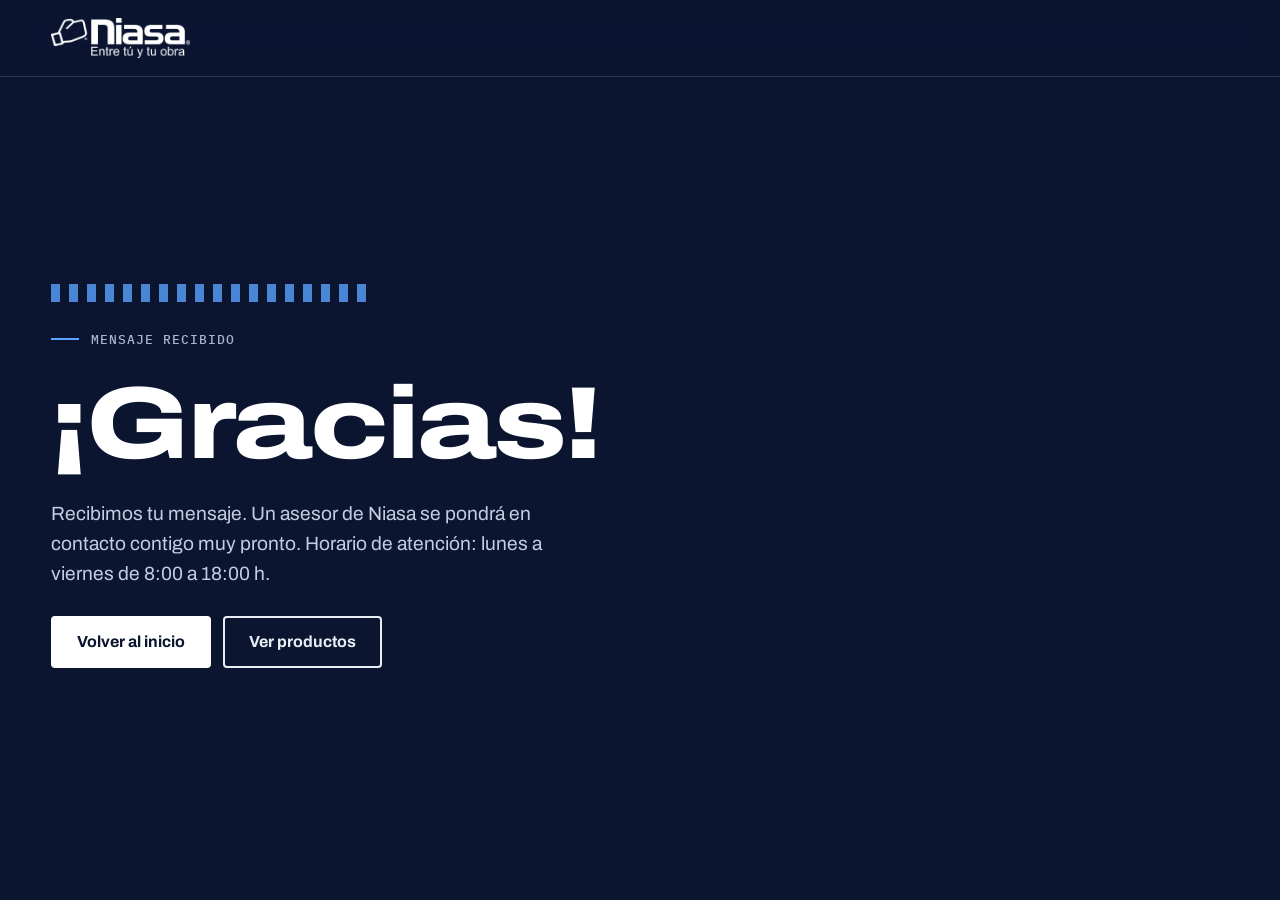
<file: gracias/index.html>
<!doctype html>
<html lang="es-MX">
<head>
<meta charset="utf-8">
<meta name="viewport" content="width=device-width, initial-scale=1">
<title>¡Gracias! | Niasa México</title>
<meta name="robots" content="noindex, nofollow">
<meta name="theme-color" content="#0b1530">
<link rel="icon" href="../img/favicon.png">
<link rel="preconnect" href="https://fonts.googleapis.com">
<link rel="preconnect" href="https://fonts.gstatic.com" crossorigin>
<link href="https://fonts.googleapis.com/css2?family=Archivo:wdth,wght@62..125,100..900&family=IBM+Plex+Mono:wght@500&display=swap" rel="stylesheet">
<link rel="stylesheet" href="../css/niasa.css">
<style>
  .gracias{min-height:100svh;display:grid;align-content:center;gap:28px;padding:calc(var(--header-h) + 40px) var(--gutter) 64px;max-width:900px}
  .gracias .mono{color:#a9b6d3;display:flex;gap:12px;align-items:center}
  .gracias .mono::before{content:"";width:28px;height:2px;background:var(--azul-claro)}
  .gracias h1{font-size:clamp(48px,8vw,104px);line-height:.92;color:#fff;font-variation-settings:"wdth" 125;font-stretch:125%}
  .gracias p.lead{font-size:clamp(18px,1.5vw,21px);color:#c4cde2;max-width:46ch}
  .gracias .acc{display:flex;flex-wrap:wrap;gap:12px}
  .gracias .peine{height:18px;width:min(320px,70%);background:repeating-linear-gradient(90deg,var(--azul-claro) 0 9px,transparent 9px 18px);opacity:.8}
</style>
</head>
<body class="osc">
<header class="header is-solid">
  <div class="header__in">
    <a class="logo" href="../"><img src="../img/w/logo-niasa.webp" alt="Niasa · Entre tú y tu obra" width="640" height="185"></a>
  </div>
</header>
<main class="gracias">
  <div class="peine" aria-hidden="true"></div>
  <p class="mono" id="g-origen">Mensaje recibido</p>
  <h1 id="g-titulo">¡Gracias!</h1>
  <p class="lead" id="g-texto">Recibimos tu mensaje. Un asesor de Niasa se pondrá en contacto contigo muy pronto.</p>
  <div class="acc">
    <a class="btn btn--blanco" href="../">Volver al inicio</a>
    <a class="btn btn--linea" href="https://niasa.com.mx/productos/">Ver productos</a>
  </div>
</main>
<script>
(function () {
  var f = new URLSearchParams(location.search).get("f") || "contacto";
  var T = {
    contacto: ["Mensaje recibido", "¡Gracias!", "Recibimos tu mensaje. Un asesor de Niasa se pondrá en contacto contigo muy pronto. Horario de atención: lunes a viernes de 8:00 a 18:00 h."],
    boletin: ["Boletín Niasa", "¡Ya estás dentro!", "Gracias por suscribirte. Pronto recibirás las últimas noticias, lanzamientos y tips de Niasa en tu correo."],
    muestra: ["Muestra en tu obra", "¡Solicitud recibida!", "Gracias por tu interés. Nuestro equipo te contactará para agendar la especificación, demostración o capacitación en tu obra."]
  }[f] || null;
  if (T) {
    document.getElementById("g-origen").textContent = T[0];
    document.getElementById("g-titulo").textContent = T[1];
    document.getElementById("g-texto").textContent = T[2];
  }
  // Conversión: solo si se llega desde un envío real del formulario, una vez por envío
  try {
    if (T && sessionStorage.getItem("niasa_pendiente") === f) {
      sessionStorage.removeItem("niasa_pendiente");
      window.dataLayer = window.dataLayer || [];
      window.dataLayer.push({ event: "generate_lead", form_origin: f });
    }
  } catch (e) {}
})();
</script>
</body>
</html>
</file>
<file: css/niasa.css>
/* Niasa México — rediseño home · sistema «Capa por capa» */
:root{
  --noche:#0b1530;          /* azul noche (base marca #0F1D3A) */
  --noche-2:#101e3f;
  --noche-3:#17284f;
  --azul:#1262ad;           /* azul Niasa */
  --azul-claro:#5aa2ff;     /* azul sobre fondo oscuro (AA) */
  --azul-txt:#1262ad;       /* azul como texto sobre claro (6.2:1) */
  --cemento:#ece8e1;        /* papel/concreto cálido */
  --cemento-2:#e0dbd2;
  --cemento-3:#cfc8bc;
  --tinta:#121a2b;
  --tinta-2:#4a5263;        /* texto secundario sobre claro */
  --linea:rgba(18,26,43,.14);
  --linea-osc:rgba(255,255,255,.14);
  --blanco:#fff;

  --f-display:"Archivo",system-ui,sans-serif;
  --f-mono:"IBM Plex Mono",ui-monospace,monospace;

  --gutter:clamp(16px,4vw,56px);
  --max:1320px;
  --header-h:76px;
  --ease:cubic-bezier(.2,.7,.1,1);
  --radius:4px;
}

*,*::before,*::after{box-sizing:border-box}
html{scroll-behavior:smooth;-webkit-text-size-adjust:100%;scroll-padding-top:calc(var(--header-h) + 12px)}
body{margin:0;background:var(--cemento);color:var(--tinta);font-family:var(--f-display);font-size:17px;line-height:1.55;font-variation-settings:"wdth" 100;-webkit-font-smoothing:antialiased;overflow-x:hidden}
img{max-width:100%;display:block;height:auto}
a{color:inherit}
button{font:inherit;color:inherit}
:focus-visible{outline:3px solid var(--azul-claro);outline-offset:3px}
.sr-only{position:absolute!important;width:1px;height:1px;padding:0;margin:-1px;overflow:hidden;clip:rect(0,0,0,0);white-space:nowrap;border:0}
.skip{position:absolute;left:12px;top:-60px;z-index:200;background:var(--blanco);color:var(--noche);padding:10px 16px;border-radius:var(--radius);font-weight:700;text-decoration:none}
.skip:focus{top:12px}

.wrap{width:100%;max-width:var(--max);margin-inline:auto;padding-inline:var(--gutter)}
.mono{font-family:var(--f-mono);font-size:12.5px;letter-spacing:.08em;text-transform:uppercase;font-weight:500}
.ancho{font-variation-settings:"wdth" 125;font-stretch:125%}
.osc{background:var(--noche);color:#e9edf6}
.osc .mono{color:#a9b6d3}

h1,h2,h3{margin:0;font-weight:800;line-height:1.02;letter-spacing:-.02em;font-variation-settings:"wdth" 118;font-stretch:118%}
h2{font-size:clamp(34px,5.2vw,72px)}
h3{font-size:clamp(22px,2.2vw,30px);letter-spacing:-.01em}
p{margin:0}

/* ---------- Botones ---------- */
.btn{display:inline-flex;align-items:center;gap:12px;min-height:52px;padding:0 24px;border-radius:var(--radius);font-weight:700;font-size:16px;text-decoration:none;border:2px solid transparent;cursor:pointer;transition:background .25s var(--ease),color .25s var(--ease),border-color .25s var(--ease),transform .25s var(--ease);white-space:nowrap}
.btn svg{width:18px;height:18px;flex:none;transition:transform .25s var(--ease)}
.btn:hover svg{transform:translateX(4px)}
.btn--azul{background:var(--azul);color:#fff}
.btn--azul:hover{background:#0d4f8f}
.btn--blanco{background:#fff;color:var(--noche)}
.btn--blanco:hover{background:var(--cemento)}
.btn--linea{border-color:currentColor;background:transparent}
.btn--linea:hover{background:rgba(255,255,255,.08)}
.cemento .btn--linea:hover,.claro .btn--linea:hover{background:rgba(18,26,43,.06)}
.enlace{display:inline-flex;align-items:center;gap:10px;font-weight:700;text-decoration:none;border-bottom:2px solid currentColor;padding-bottom:2px;width:fit-content;justify-self:start}
.enlace svg{width:16px;height:16px;transition:transform .25s var(--ease)}
.enlace:hover svg{transform:translateX(4px)}

/* ---------- Header ---------- */
.header{position:fixed;inset:0 0 auto 0;z-index:100;height:var(--header-h);color:#fff;transition:background .3s var(--ease),box-shadow .3s var(--ease),transform .35s var(--ease)}
.header.is-solid{background:rgba(11,21,48,.94);backdrop-filter:blur(10px);-webkit-backdrop-filter:blur(10px);box-shadow:0 1px 0 var(--linea-osc)}
.header.is-hidden{transform:translateY(-100%)}
.header__in{height:100%;display:flex;align-items:center;gap:28px;max-width:none;padding-inline:var(--gutter)}
.logo{display:block;flex:none}
.logo img{height:40px;width:auto}
.nav{display:flex;align-items:center;gap:4px;margin-left:auto}
.nav>a,.nav__drop>button{display:inline-flex;align-items:center;gap:6px;height:44px;padding:0 12px;font-size:15px;font-weight:600;text-decoration:none;background:none;border:0;cursor:pointer;border-radius:var(--radius);color:#e9edf6}
.nav>a:hover,.nav__drop>button:hover{background:rgba(255,255,255,.08)}
.nav__drop{position:relative}
.nav__drop>button svg{width:12px;height:12px;transition:transform .2s}
.nav__drop[data-open] >button svg{transform:rotate(180deg)}
.nav__menu{position:absolute;top:calc(100% + 8px);left:0;min-width:260px;background:#fff;color:var(--tinta);border-radius:var(--radius);padding:8px;box-shadow:0 18px 50px rgba(5,10,25,.28);opacity:0;visibility:hidden;transform:translateY(-6px);transition:.2s var(--ease)}
.nav__drop[data-open] .nav__menu{opacity:1;visibility:visible;transform:none}
.nav__menu a{display:block;padding:11px 12px;border-radius:3px;text-decoration:none;font-weight:600;font-size:15px}
.nav__menu a:hover{background:var(--cemento)}
.header__cta{margin-left:8px;min-height:44px;padding:0 18px;font-size:15px}
.header__buscar{display:inline-grid;place-items:center;width:44px;height:44px;border-radius:var(--radius);color:#fff;text-decoration:none}
.header__buscar:hover{background:rgba(255,255,255,.08)}
.header__buscar svg{width:20px;height:20px}
.burger{display:none;margin-left:auto;width:48px;height:48px;border:0;background:none;cursor:pointer;place-items:center;border-radius:var(--radius)}
.burger span{display:block;width:24px;height:2px;background:#fff;position:relative;transition:.25s}
.burger span::before,.burger span::after{content:"";position:absolute;left:0;width:24px;height:2px;background:#fff;transition:.25s}
.burger span::before{top:-7px}.burger span::after{top:7px}
.burger[aria-expanded="true"] span{background:transparent}
.burger[aria-expanded="true"] span::before{top:0;transform:rotate(45deg)}
.burger[aria-expanded="true"] span::after{top:0;transform:rotate(-45deg)}

@media (max-width:1100px){
  .nav,.header__cta,.header__buscar{display:none}
  .burger{display:grid}
}
.movil{position:fixed;inset:var(--header-h) 0 0 0;z-index:99;background:var(--noche);color:#fff;padding:20px var(--gutter) 40px;overflow:auto;display:none}
.movil.is-open{display:block}
.movil a{display:flex;justify-content:space-between;align-items:center;padding:16px 0;border-bottom:1px solid var(--linea-osc);font-size:20px;font-weight:700;text-decoration:none}
.movil .movil__sub a{font-size:16px;font-weight:600;padding:12px 0 12px 16px;color:#c9d3ea}
.movil .btn{margin-top:24px;width:100%;justify-content:center;border-bottom:0}

/* ---------- Borde dentado (perfil de llana) ---------- */
.dientes{--d:14px;position:relative}
.dientes::before{content:"";position:absolute;left:0;right:0;top:calc(var(--d) * -1 + 1px);height:var(--d);background:inherit;
  -webkit-mask:linear-gradient(90deg,#000 0 50%,transparent 50% 100%) 0 0/calc(var(--d) * 2) 100% repeat-x;
          mask:linear-gradient(90deg,#000 0 50%,transparent 50% 100%) 0 0/calc(var(--d) * 2) 100% repeat-x;pointer-events:none}

/* ---------- Hero ---------- */
.hero{position:relative;min-height:max(680px,100svh);display:flex;flex-direction:column;justify-content:flex-end;overflow:hidden;isolation:isolate}
.hero__media{position:absolute;inset:0;z-index:-2}
.hero__media img{width:100%;height:100%;object-fit:cover;object-position:80% 50%;transform:scale(1.06);animation:heroZoom 2.4s var(--ease) forwards}
@keyframes heroZoom{to{transform:scale(1)}}
.hero::after{content:"";position:absolute;inset:0;z-index:-1;background:
  linear-gradient(90deg,rgba(8,16,38,.92) 0%,rgba(8,16,38,.78) 34%,rgba(8,16,38,.18) 64%,rgba(8,16,38,0) 80%),
  linear-gradient(0deg,rgba(8,16,38,.9) 0%,rgba(8,16,38,0) 38%),
  linear-gradient(180deg,rgba(8,16,38,.55) 0%,rgba(8,16,38,0) 22%)}
.hero__in{width:100%;padding:calc(var(--header-h) + 48px) var(--gutter) 40px;display:grid;gap:28px}
.hero__eyebrow{display:flex;align-items:center;gap:12px;color:#c9d3ea}
.hero__eyebrow::before{content:"";width:28px;height:2px;background:var(--azul-claro)}
.hero h1{font-size:clamp(52px,9.4vw,148px);line-height:.9;letter-spacing:-.035em;font-variation-settings:"wdth" 125;font-stretch:125%;max-width:9.5ch;color:#fff}
.hero h1 .l{display:block;overflow:hidden;padding-bottom:.04em}
.hero h1 .l>span{display:block;transform:translateY(105%);animation:sube .9s var(--ease) forwards}
.hero h1 .l:nth-child(2)>span{animation-delay:.12s}
@keyframes sube{to{transform:none}}
.hero__lead{max-width:46ch;font-size:clamp(17px,1.35vw,20px);color:#d7deef;opacity:0;animation:aparece .8s .45s var(--ease) forwards}
.hero__acciones{display:flex;flex-wrap:wrap;gap:12px;opacity:0;animation:aparece .8s .6s var(--ease) forwards}
@keyframes aparece{from{opacity:0;transform:translateY(14px)}to{opacity:1;transform:none}}

/* barra de tareas del hero */
.tareas{position:relative;border-top:1px solid var(--linea-osc);background:rgba(8,16,38,.55);backdrop-filter:blur(8px);-webkit-backdrop-filter:blur(8px)}
.tareas__in{display:grid;grid-template-columns:auto 1fr;align-items:stretch;padding-inline:var(--gutter)}
.tareas__titulo{display:flex;align-items:center;padding-right:24px;border-right:1px solid var(--linea-osc);color:#c9d3ea;white-space:nowrap}
.tareas ul{list-style:none;margin:0;padding:0;display:grid;grid-template-columns:repeat(6,1fr)}
.tareas li+li{border-left:1px solid var(--linea-osc)}
.tarea{display:flex;flex-direction:column;justify-content:flex-start;gap:4px;width:100%;height:100%;min-height:84px;padding:14px 18px;background:none;border:0;text-align:left;cursor:pointer;color:#fff;transition:background .25s var(--ease)}
.tarea:hover{background:rgba(255,255,255,.07)}
.tarea .mono{font-size:11px;color:#a9b6d3}
.tarea b{font-size:15.5px;line-height:1.25;font-weight:700}
.tarea b::after{content:"\00a0→";color:var(--azul-claro);opacity:.6;transition:opacity .2s}
.tarea:hover b::after{opacity:1}
@media (max-width:1100px){
  .tareas__in{grid-template-columns:1fr;padding:0}
  .tareas__titulo{padding:14px var(--gutter);border-right:0;border-bottom:1px solid var(--linea-osc)}
  .tareas ul{grid-template-columns:repeat(3,1fr)}
  .tareas li:nth-child(4){border-left:0}
  .tareas li:nth-child(n+4){border-top:1px solid var(--linea-osc)}
}
@media (max-width:640px){
  .tareas ul{grid-template-columns:repeat(2,1fr)}
  .tareas li:nth-child(odd){border-left:0}
  .tareas li:nth-child(4){border-left:1px solid var(--linea-osc)}
  .tareas li:nth-child(n+3){border-top:1px solid var(--linea-osc)}
  .tarea{min-height:72px;padding:12px 16px}
  .hero::after{background:linear-gradient(0deg,rgba(8,16,38,.95) 0%,rgba(8,16,38,.7) 55%,rgba(8,16,38,.35) 100%)}
}

/* ---------- Encabezado de sección ---------- */
.sec{padding-block:clamp(80px,10vw,150px)}
.sec__cab{display:grid;grid-template-columns:minmax(0,1.2fr) minmax(0,.8fr);gap:24px 64px;align-items:end;margin-bottom:clamp(40px,5vw,72px)}
.sec__cab p.mono{grid-column:1/-1;display:flex;gap:14px;align-items:flex-start;color:var(--tinta-2);max-width:none;font-size:12.5px}
.osc .sec__cab .mono{color:#a9b6d3}
.sec__cab .mono::before{content:"";width:28px;height:2px;background:var(--azul);margin-top:.6em;flex:none}
.osc .sec__cab .mono::before{background:var(--azul-claro)}
.sec__cab p{font-size:clamp(17px,1.3vw,19px);color:var(--tinta-2);max-width:44ch}
.osc .sec__cab p{color:#c4cde2}
@media (max-width:860px){.sec__cab{grid-template-columns:1fr}}

/* ---------- Corte de obra (estratos) ---------- */
.corte{background:var(--cemento)}
.estratos{list-style:none;margin:0;padding:0;border-top:1px solid var(--linea);overflow:hidden}
.estrato{position:relative;isolation:isolate;overflow:hidden;color:#fff;background:var(--noche-2);border-bottom:1px solid rgba(255,255,255,.18)}
.estrato__tex{position:absolute;inset:0;z-index:-2}
.estrato__tex img{width:100%;height:100%;object-fit:cover;transform:scale(1.04);transition:transform 1.2s var(--ease),filter .6s var(--ease);filter:saturate(.85)}
.estrato::before{content:"";position:absolute;inset:0;z-index:-1;background:linear-gradient(90deg,rgba(8,16,38,.9) 0%,rgba(8,16,38,.72) 45%,rgba(8,16,38,.45) 100%);transition:background .5s var(--ease)}
.estrato.is-open::before,.estrato:hover::before{background:linear-gradient(90deg,rgba(8,16,38,.92) 0%,rgba(8,16,38,.8) 55%,rgba(8,16,38,.55) 100%)}
.estrato:hover .estrato__tex img,.estrato.is-open .estrato__tex img{transform:scale(1)}
.estrato__cab{display:grid;grid-template-columns:72px minmax(0,1.25fr) minmax(0,.75fr) 48px;column-gap:clamp(16px,2.5vw,40px);align-items:center;gap:16px;width:100%;min-height:clamp(84px,8vw,112px);padding:14px var(--gutter);background:none;border:0;text-align:left;cursor:pointer;color:#fff}
.estrato__num{font-family:var(--f-mono);font-size:13px;letter-spacing:.08em;color:#c9d3ea;display:flex;align-items:center;gap:10px}
.estrato__num::before{content:"";width:10px;height:10px;border-radius:2px;background:var(--tono,#5aa2ff);box-shadow:0 0 0 3px rgba(255,255,255,.12)}
.estrato__nombre{font-size:clamp(24px,3vw,42px);font-weight:800;line-height:1;letter-spacing:-.02em;font-variation-settings:"wdth" 122;font-stretch:122%}
.estrato__donde{font-family:var(--f-mono);font-size:12.5px;letter-spacing:.06em;text-transform:uppercase;color:#fff;text-shadow:0 1px 3px rgba(8,16,38,.9)}
.estrato__mas{justify-self:end;width:44px;height:44px;border:1.5px solid rgba(255,255,255,.55);border-radius:50%;display:grid;place-items:center;transition:transform .35s var(--ease),background .25s}
.estrato__mas svg{width:16px;height:16px}
.estrato__cab:hover .estrato__mas{background:rgba(255,255,255,.12)}
.estrato.is-open .estrato__mas{transform:rotate(45deg);background:#fff;color:var(--noche)}
.estrato__panel{display:grid;grid-template-rows:0fr;transition:grid-template-rows .55s var(--ease)}
.estrato.is-open .estrato__panel{grid-template-rows:1fr}
.estrato__panel>div{overflow:hidden}
.estrato__cuerpo{display:grid;grid-template-columns:72px minmax(0,1fr) minmax(0,1.1fr);gap:16px;padding:0 var(--gutter) 36px}
.estrato__texto{grid-column:2;display:grid;gap:20px;align-content:start;max-width:52ch}
.estrato__texto p{color:#dfe5f2;font-size:17px}
.estrato__prods{grid-column:3;display:flex;flex-wrap:wrap;gap:8px;align-content:start}
.estrato__prods li{list-style:none;font-family:var(--f-mono);font-size:12.5px;letter-spacing:.03em;padding:8px 12px;border:1px solid rgba(255,255,255,.3);border-radius:var(--radius);background:rgba(8,16,38,.45)}
.estrato__prods{margin:0;padding:0}
.estrato__packs{grid-column:3;display:flex;gap:18px;align-items:flex-end;margin-top:8px}
.estrato__packs img{height:150px;width:auto;filter:drop-shadow(0 18px 24px rgba(0,0,0,.45))}
.estrato .enlace{color:#fff}
.estrato.is-flash{animation:flash 1.4s var(--ease)}
@keyframes flash{0%,100%{box-shadow:inset 0 0 0 0 var(--azul-claro)}30%{box-shadow:inset 6px 0 0 0 var(--azul-claro)}}
@media (max-width:860px){
  .estrato__cab{grid-template-columns:minmax(0,1fr) 44px;grid-template-areas:"num mas" "nom mas" "don mas";row-gap:6px}
  .estrato__num{grid-area:num}.estrato__nombre{grid-area:nom}.estrato__donde{grid-area:don}.estrato__mas{grid-area:mas}
  .estrato__cuerpo{grid-template-columns:1fr}
  .estrato__texto,.estrato__prods,.estrato__packs{grid-column:1}
  .estrato__packs img{height:110px}
}

/* ---------- A.Plana 4 en 1 ---------- */
.aplana{--morado:#6b3fa0;--morado-claro:#b99be6;position:relative;background:var(--noche);color:#e9edf6}
.aplana__pista{height:260vh;position:relative}
.aplana__fijo{position:sticky;top:0;height:100svh;min-height:640px;display:grid;grid-template-columns:minmax(0,1fr) minmax(0,1fr);overflow:hidden}
.aplana__foto{position:relative;overflow:hidden}
.aplana__foto>img:first-child{width:100%;height:100%;object-fit:cover;object-position:30% 50%}
.aplana__foto::after{content:"";position:absolute;inset:0;background:linear-gradient(90deg,rgba(11,21,48,0) 60%,rgba(11,21,48,1) 100%)}
.aplana__foto .aplana__saco{position:absolute;right:8%;bottom:7%;width:min(38%,280px);height:auto;z-index:2;filter:drop-shadow(0 30px 40px rgba(0,0,0,.55))}
.aplana__txt{display:flex;flex-direction:column;justify-content:center;gap:26px;padding:calc(var(--header-h) + 24px) var(--gutter) 48px clamp(24px,4vw,64px)}
.aplana__txt>.mono{color:var(--morado-claro);display:flex;gap:12px;align-items:center}
.aplana__txt>.mono::before{content:"";width:28px;height:2px;background:var(--morado-claro)}
.aplana h2{font-size:clamp(36px,4.6vw,68px);color:#fff}
.aplana__lead{color:#c4cde2;max-width:42ch;font-size:18px}
.capas4{position:relative;height:calc(4 * 58px + 3 * 10px);max-width:520px}
.capa4{position:absolute;left:0;right:0;height:58px;display:flex;align-items:center;gap:16px;padding:0 18px;border-radius:var(--radius);background:var(--noche-3);border:1px solid rgba(255,255,255,.14);font-weight:700;font-size:17px;
  top:calc(var(--i) * 68px * (1 - var(--p,0)) + 87px * var(--p,0));opacity:clamp(0,calc(1 - var(--p,0) * 1.5),1);transform:scaleX(calc(1 - var(--p,0) * .06 * (3 - var(--i))));will-change:top,opacity}
.capa4 .mono{color:var(--morado-claro);font-size:12px}
.capa4--uno .mono{color:#fff}
.capa4--uno{background:var(--morado);border-color:transparent;color:#fff;opacity:clamp(0,calc(var(--p,0) * 2.4 - 1.1),1);top:87px;justify-content:space-between;height:58px;z-index:2;transform:scaleY(calc(.6 + var(--p,0) * .4))}
.capa4--uno b{font-variation-settings:"wdth" 120;font-stretch:120%;font-size:19px}
.aplana__acciones{display:flex;gap:12px;flex-wrap:wrap}
.btn--morado{background:var(--morado);color:#fff}
.btn--morado:hover{background:#56308a}
@media (max-width:960px){
  .aplana__pista{height:auto}
  .aplana__fijo{position:relative;height:auto;min-height:0;grid-template-columns:1fr}
  .aplana__foto{height:62vw;min-height:320px}
  .aplana__foto::after{background:linear-gradient(180deg,rgba(11,21,48,0) 55%,rgba(11,21,48,1) 100%)}
  .aplana__txt{padding:32px var(--gutter) 80px}
}

/* ---------- Distribuidores ---------- */
.distrib{background:#fff}
.distrib__grid{display:grid;grid-template-columns:minmax(0,1.05fr) minmax(0,.95fr);min-height:640px}
.distrib__foto{position:relative;overflow:hidden}
.distrib__foto img{position:absolute;inset:0;width:100%;height:100%;object-fit:cover}
.distrib__pin{position:absolute;left:var(--gutter);bottom:28px;display:flex;align-items:center;gap:12px;padding:12px 16px;background:rgba(11,21,48,.86);color:#fff;border-radius:var(--radius);backdrop-filter:blur(6px)}
.distrib__pin svg{width:22px;height:22px;color:var(--azul-claro)}
.distrib__txt{display:flex;flex-direction:column;justify-content:center;gap:24px;padding:clamp(56px,7vw,110px) var(--gutter) clamp(56px,7vw,110px) clamp(28px,5vw,80px)}
.distrib__txt .mono{color:var(--tinta-2);display:flex;gap:12px;align-items:center}
.distrib__txt .mono::before{content:"";width:28px;height:2px;background:var(--azul)}
.distrib__txt>p{color:var(--tinta-2);max-width:44ch;font-size:18px}
.distrib__txt>p.mono{max-width:none;font-size:12.5px}
.distrib h2{font-size:clamp(34px,4.3vw,62px)}
.buscador{display:grid;gap:10px;max-width:520px;margin-top:6px}
.buscador label{font-weight:700;font-size:15px}
.buscador__fila{display:flex;gap:10px;flex-wrap:wrap}
.campo{width:100%;min-height:52px;padding:0 16px;font:inherit;font-size:16px;color:var(--tinta);background:#fff;border:1.5px solid #8c8577;border-radius:var(--radius);transition:border-color .2s}
.campo:focus{border-color:var(--azul);outline:none;box-shadow:0 0 0 3px rgba(18,98,173,.18)}
select.campo{appearance:none;-webkit-appearance:none;background:#fff url("data:image/svg+xml,%3Csvg xmlns='http://www.w3.org/2000/svg' width='14' height='14' viewBox='0 0 24 24' fill='none' stroke='%23121a2b' stroke-width='2.4'%3E%3Cpath d='m6 9 6 6 6-6'/%3E%3C/svg%3E") no-repeat right 16px center;padding-right:44px}
.buscador__campo{display:grid;gap:6px;flex:1 1 200px;min-width:0;font-weight:700;font-size:15px}
.buscador__msg{font-size:15px;color:var(--tinta-2);min-height:0}
.buscador__msg:empty{display:none}
.buscador__msg a{color:var(--azul-txt);font-weight:700}
.buscador__msg.is-error{color:#b42318}
.distrib__nota{font-size:14.5px;color:var(--tinta-2)}
@media (max-width:900px){.distrib__grid{grid-template-columns:minmax(0,1fr)}.distrib__foto{width:100%;aspect-ratio:3/2}}

/* ---------- Profesionales ---------- */
.pro__grid{display:grid;grid-template-columns:minmax(0,.9fr) minmax(0,1.1fr);gap:clamp(32px,6vw,96px);align-items:start}
.pro__fotos{position:sticky;top:calc(var(--header-h) + 24px);display:grid;grid-template-columns:1fr .62fr;gap:14px;align-items:end}
.pro__fotos figure{margin:0;position:relative;overflow:hidden;border-radius:var(--radius)}
.pro__fotos figure img{width:100%;height:100%;object-fit:cover}
.pro__fotos figure:first-child{aspect-ratio:4/5}
.pro__fotos figure:last-child{aspect-ratio:1/1;margin-bottom:-40px}
.pro__fotos figcaption{position:absolute;left:10px;bottom:10px;font-family:var(--f-mono);font-size:11px;letter-spacing:.06em;text-transform:uppercase;background:rgba(11,21,48,.8);color:#e9edf6;padding:6px 8px;border-radius:3px}
.servicios{list-style:none;margin:0;padding:0;border-top:1px solid var(--linea-osc);counter-reset:s}
.servicio{display:grid;grid-template-columns:64px minmax(0,1fr);gap:8px 20px;padding:32px 0;border-bottom:1px solid var(--linea-osc)}
.servicio__n{font-family:var(--f-mono);font-size:13px;color:var(--azul-claro);padding-top:8px}
.servicio h3{color:#fff;font-size:clamp(24px,2.6vw,34px)}
.servicio p{grid-column:2;color:#c4cde2;max-width:48ch}
.servicio .acc{grid-column:2;margin-top:10px;display:flex;gap:12px;flex-wrap:wrap}
.osc .enlace{color:#fff}
@media (max-width:900px){.pro__grid{grid-template-columns:1fr}.pro__fotos{position:relative;top:0}.pro__fotos figure:last-child{margin-bottom:0}}

/* ---------- Herramientas ---------- */
.herr{background:var(--cemento)}
.herr__grid{display:grid;grid-template-columns:minmax(0,1.15fr) minmax(0,.85fr);gap:clamp(24px,4vw,56px);align-items:stretch}
.calc{background:var(--noche);color:#e9edf6;border-radius:var(--radius);padding:clamp(28px,4vw,48px);display:grid;gap:24px;position:relative;overflow:hidden}
.calc::after{content:"";position:absolute;right:-60px;bottom:-70px;width:260px;height:260px;opacity:.12;background:repeating-linear-gradient(90deg,#fff 0 10px,transparent 10px 22px);transform:rotate(-12deg);pointer-events:none}
.calc h3{color:#fff;font-size:clamp(28px,3vw,40px)}
.calc p{color:#c4cde2;max-width:48ch}
.calc p.calc__nota{color:#a9b6d3;font-size:13.5px}
.calc p.calc__legal{color:#8f9cbb;font-size:13px}
.calc .mono{color:#a9b6d3}
.calc__cta{justify-self:start}
.calc__campos{display:grid;grid-template-columns:repeat(3,minmax(0,1fr));gap:12px}
.calc__campos label{display:grid;gap:8px;font-size:14px;font-weight:600;color:#c9d3ea}
.calc .campo{background:var(--noche-3);border-color:rgba(255,255,255,.2);color:#fff}
.calc select.campo{background:var(--noche-3) url("data:image/svg+xml,%3Csvg xmlns='http://www.w3.org/2000/svg' width='14' height='14' viewBox='0 0 24 24' fill='none' stroke='%23ffffff' stroke-width='2.4'%3E%3Cpath d='m6 9 6 6 6-6'/%3E%3C/svg%3E") no-repeat right 16px center}
.calc .campo:focus{border-color:var(--azul-claro);box-shadow:0 0 0 3px rgba(90,162,255,.25)}
.calc__res{display:flex;align-items:baseline;flex-wrap:wrap;gap:8px 18px;padding-top:20px;border-top:1px solid var(--linea-osc)}
.calc__num{font-size:clamp(48px,6vw,84px);font-weight:800;line-height:.9;color:#fff;font-variation-settings:"wdth" 125;font-stretch:125%;font-variant-numeric:tabular-nums}
.calc__unidad{font-weight:700;color:#fff}
.calc__nota{width:100%;font-size:13.5px;color:#a9b6d3}
@media (max-width:700px){.calc__campos{grid-template-columns:1fr}}
.ayudas{display:grid;align-content:stretch;border-top:1px solid var(--linea)}
.ayuda{display:grid;grid-template-columns:minmax(0,1fr) 44px;gap:8px 16px;align-items:center;padding:26px 0;border-bottom:1px solid var(--linea);text-decoration:none}
.ayuda .mono{color:var(--tinta-2);grid-column:1}
.ayuda h3{grid-column:1;font-size:clamp(22px,2.2vw,28px)}
.ayuda p{grid-column:1;color:var(--tinta-2);font-size:16px}
.ayuda__flecha{grid-column:2;grid-row:1/4;width:44px;height:44px;border-radius:50%;border:1.5px solid var(--tinta);display:grid;place-items:center;transition:.25s var(--ease)}
.ayuda__flecha svg{width:16px;height:16px}
.ayuda:hover .ayuda__flecha{background:var(--tinta);color:#fff;transform:translateX(4px)}
@media (max-width:900px){.herr__grid{grid-template-columns:1fr}}

.corte__pie{padding-top:36px}
.corte__pie p{display:flex;flex-wrap:wrap;gap:8px 16px;align-items:center;font-size:18px;color:var(--tinta-2)}
.corte__pie .enlace{color:var(--azul-txt)}
.estrato__packs--tubos img{height:170px}

/* ficha técnica A.Plana */
.ficha{display:grid;grid-template-columns:repeat(3,auto);justify-content:start;gap:0;margin:0;border-top:1px solid var(--linea-osc);border-bottom:1px solid var(--linea-osc)}
.ficha div{padding:14px 28px 14px 0}
.ficha div+div{padding-left:28px;border-left:1px solid var(--linea-osc)}
.ficha dt{font-family:var(--f-mono);font-size:11.5px;letter-spacing:.08em;text-transform:uppercase;color:#a9b6d3}
.ficha dd{margin:4px 0 0;font-weight:800;font-size:20px;color:#fff;font-variation-settings:"wdth" 115;font-stretch:115%}
@media (max-width:520px){.ficha{grid-template-columns:1fr 1fr 1fr}.ficha div{padding-right:10px}.ficha div+div{padding-left:10px}.ficha dd{font-size:16px}}
.calc__legal{font-size:13px;color:#8f9cbb;max-width:60ch}

/* ---------- Hecho en México ---------- */
.mx{position:relative;isolation:isolate;padding-block:clamp(90px,11vw,170px) clamp(60px,7vw,100px);overflow:hidden}
.mx__foto{position:absolute;inset:0;z-index:-1}
.mx__foto img{width:100%;height:100%;object-fit:cover;opacity:.24;filter:grayscale(.4)}
.mx__foto::after{content:"";position:absolute;inset:0;background:linear-gradient(180deg,var(--noche) 0%,rgba(11,21,48,.55) 30%,rgba(11,21,48,.75) 70%,var(--noche) 100%)}
.mx__in{display:grid;grid-template-columns:minmax(0,.9fr) minmax(0,1.1fr);gap:clamp(32px,5vw,80px);align-items:center}
.mx__txt{display:grid;gap:24px;align-content:start}
.mx__txt .mono{display:flex;gap:12px;align-items:center;color:#a9b6d3}
.mx__txt>.mono::before{content:"";width:28px;height:2px;background:var(--azul-claro)}
.mx__txt h2{color:#fff}
.mx__txt>p:not(.mono){color:#c4cde2;max-width:44ch;font-size:18px}
.sitios{list-style:none;margin:8px 0 0;padding:0;display:grid;grid-template-columns:1fr 1fr;border-top:1px solid var(--linea-osc)}
.sitios li{display:grid;grid-template-columns:auto 1fr;column-gap:12px;padding:14px 8px 14px 0;border-bottom:1px solid var(--linea-osc);cursor:default;transition:background .2s}
.sitios li::before{content:"";grid-row:1/4;width:10px;height:10px;margin-top:5px;border-radius:50%;background:var(--azul-claro);box-shadow:0 0 0 4px rgba(90,162,255,.18)}
.sitios li.is-bodega::before{background:transparent;border:2px solid #f2b84b;box-shadow:none;box-sizing:border-box}
.sitios li .mono{font-size:11px;color:#a9b6d3}
.sitios li b{color:#fff;font-size:17px}
.sitios li span:last-child{font-size:14px;color:#a9b6d3}
.sitios li.is-on{background:rgba(255,255,255,.05)}
.mapa{margin:0;display:grid;gap:10px}
.mapa svg{width:100%;height:auto;display:block;overflow:visible}
.mapa figcaption{color:#8f9cbb;font-size:11.5px}
.mapa .pt{fill:rgba(201,211,234,.3)}
.mapa .grat{stroke:rgba(255,255,255,.07);stroke-width:1}
.mapa .grat-t{fill:#7d8aa8;font:500 10px var(--f-mono);letter-spacing:.06em}
.mapa .halo{fill:rgba(90,162,255,.22);transform-box:fill-box;transform-origin:center;animation:pulso 2.6s ease-out infinite}
.mapa .dot{fill:var(--azul-claro);stroke:var(--noche);stroke-width:2;transition:r .25s}
.mapa .is-bodega .dot{fill:var(--noche);stroke:#f2b84b;stroke-width:2.5}
.mapa .is-bodega .halo{fill:rgba(242,184,75,.18)}
.mapa .sitio text{fill:#e9edf6;font:600 12.5px var(--f-display);paint-order:stroke;stroke:var(--noche);stroke-width:4px;stroke-linejoin:round}
.mapa .sitio line{stroke:rgba(233,237,246,.45);stroke-width:1}
.mapa .sitio.is-on text{fill:#fff}
.mapa .sitio.is-on .dot{r:8}
.mapa .cdmx rect{fill:#fff}
.mapa .cdmx text{fill:#a9b6d3;font:500 10.5px var(--f-mono);letter-spacing:.06em;paint-order:stroke;stroke:var(--noche);stroke-width:4px}
@keyframes pulso{0%{transform:scale(.6);opacity:1}100%{transform:scale(2.2);opacity:0}}
@media (max-width:960px){.mx__in{grid-template-columns:1fr}}
@media (max-width:700px){.mapa .sitio text{font-size:21px;stroke-width:6px}.mapa .grat-t{font-size:15px}.mapa .cdmx text{font-size:15px}.mapa .dot{r:7}}
@media (max-width:520px){.capa4{font-size:15.5px;gap:10px;padding:0 14px}.capa4--uno b{font-size:16px}}
@media (max-width:480px){.sitios{grid-template-columns:1fr}}
.toluca{margin:clamp(56px,7vw,96px) 0 0;display:grid;grid-template-columns:minmax(0,1.3fr) minmax(0,1fr);align-items:stretch;border:1px solid var(--linea-osc);border-radius:var(--radius);overflow:hidden;background:rgba(255,255,255,.03)}
.toluca img{width:100%;height:100%;object-fit:cover;aspect-ratio:1200/630}
.toluca__txt{display:flex;flex-direction:column;justify-content:center;gap:6px;padding:28px clamp(24px,4vw,48px)}
.toluca__txt .mono{color:#a9b6d3;font-size:11.5px}
.toluca__txt b{font-size:clamp(26px,3vw,40px);line-height:1;color:#fff;font-variation-settings:"wdth" 122;font-stretch:122%}
.toluca__txt span:last-child{color:#c4cde2}
@media (max-width:700px){.toluca{grid-template-columns:1fr}}

/* ---------- Blog ---------- */
.blog{background:var(--cemento);position:relative}
.notas{list-style:none;margin:0;padding:0;border-top:1px solid var(--linea)}
.nota a{display:grid;grid-template-columns:150px minmax(0,1fr) minmax(0,.9fr) 48px;gap:8px 32px;align-items:center;padding:30px 0;border-bottom:1px solid var(--linea);text-decoration:none;transition:padding .35s var(--ease)}
.nota time{color:var(--tinta-2)}
.nota h3{font-size:clamp(22px,2.4vw,32px)}
.nota p{color:var(--tinta-2);font-size:16px}
.nota__img{display:none}
.nota__flecha{justify-self:end;width:44px;height:44px;border-radius:50%;border:1.5px solid var(--tinta);display:grid;place-items:center;transition:.25s var(--ease)}
.nota__flecha svg{width:16px;height:16px}
.nota a:hover{padding-left:16px}
.nota a:hover .nota__flecha{background:var(--tinta);color:#fff}
.nota a:hover h3{color:var(--azul-txt)}
.blog__pie{margin-top:40px}
.blog__prev{position:fixed;left:0;top:0;width:300px;aspect-ratio:16/10;border-radius:var(--radius);overflow:hidden;pointer-events:none;z-index:50;opacity:0;transform:translate(-50%,-50%) scale(.85) rotate(-3deg);transition:opacity .25s var(--ease),transform .35s var(--ease);box-shadow:0 30px 60px rgba(11,21,48,.35)}
.blog__prev.is-on{opacity:1;transform:translate(-50%,-50%) scale(1) rotate(-3deg)}
.blog__prev img{width:100%;height:100%;object-fit:cover}
@media (hover:none),(max-width:900px){
  .blog__prev{display:none}
  .nota a{grid-template-columns:minmax(0,1fr) 44px;gap:10px 16px}
  .nota__img{display:block;grid-column:1/-1;grid-row:1;width:100%;aspect-ratio:16/9;object-fit:cover;border-radius:var(--radius);margin-bottom:8px}
  .nota time,.nota h3,.nota p{grid-column:1}
  .nota__flecha{grid-column:2;grid-row:2/5}
}

/* ---------- Contacto ---------- */
.contacto__grid{display:grid;grid-template-columns:minmax(0,.85fr) minmax(0,1.15fr);gap:clamp(36px,6vw,96px);align-items:start}
.contacto__info{display:grid;gap:28px;grid-template-columns:minmax(0,1fr)}
.contacto__info>.mono{display:flex;gap:12px;align-items:center;color:#a9b6d3}
.contacto__info>.mono::before{content:"";width:28px;height:2px;background:var(--azul-claro)}
.contacto h2{color:#fff;font-size:clamp(34px,4.4vw,60px)}
.datos{list-style:none;margin:0;padding:0;display:grid;gap:16px}
.datos li{display:grid;grid-template-columns:22px 1fr;gap:14px;align-items:start;color:#d7deef}
.datos svg{width:22px;height:22px;color:var(--azul-claro);margin-top:2px}
.datos a{color:#fff;font-weight:600;text-decoration-color:rgba(255,255,255,.35);text-underline-offset:3px}
.datos a:hover{text-decoration-color:#fff}
.boletin{display:grid;gap:10px;padding-top:28px;border-top:1px solid var(--linea-osc)}
.boletin h3{color:#fff;font-size:24px}
.boletin p{color:#c4cde2}
.boletin__fila{display:flex;gap:10px;flex-wrap:wrap;margin-top:6px}
.boletin__fila .campo{flex:1 1 220px;width:auto}
.osc .campo,.dlg .campo{background:var(--noche-3);border-color:rgba(255,255,255,.2);color:#fff}
.osc .campo::placeholder,.dlg .campo::placeholder{color:#8f9cbb}
.osc .campo:focus,.dlg .campo:focus{border-color:var(--azul-claro);box-shadow:0 0 0 3px rgba(90,162,255,.25)}
.osc select.campo,.dlg select.campo{background:var(--noche-3) var(--chev-blanco) no-repeat right 16px center;padding-right:44px}
:root{--chev-blanco:url("data:image/svg+xml,%3Csvg xmlns=%22http://www.w3.org/2000/svg%22 width=%2214%22 height=%2214%22 viewBox=%220 0 24 24%22 fill=%22none%22 stroke=%22%23ffffff%22 stroke-width=%222.4%22%3E%3Cpath d=%22m6 9 6 6 6-6%22/%3E%3C/svg%3E")}
.form{display:grid;gap:20px;background:var(--noche-2);border:1px solid var(--linea-osc);border-radius:var(--radius);padding:clamp(24px,3.5vw,44px)}
.form__grid{display:grid;grid-template-columns:1fr 1fr;gap:16px}
.form__grid label{display:flex;flex-wrap:wrap;align-items:baseline;column-gap:6px;row-gap:8px;font-size:14px;font-weight:600;color:#c9d3ea}
.form__grid label>.campo{flex:1 1 100%}
.form__full{grid-column:1/-1}
textarea.campo{padding:14px 16px;resize:vertical;min-height:120px;line-height:1.5}
.check{display:flex;gap:12px;align-items:flex-start;font-weight:500;font-size:15px;color:#c4cde2;cursor:pointer}
.check input{width:20px;height:20px;margin:2px 0 0;accent-color:var(--azul-claro);flex:none}
.check a{color:#fff}
.error{color:#ffb4b4;font-size:14.5px;font-weight:600}
.error:empty{display:none}
.campo[aria-invalid="true"]{border-color:#ff8a8a!important}
@media (max-width:900px){.contacto__grid{grid-template-columns:1fr}}
@media (max-width:560px){.form__grid{grid-template-columns:1fr}}

/* ---------- Footer ---------- */
.footer{background:#070f24;color:#c4cde2;padding:clamp(64px,8vw,110px) 0 96px}
.footer__grid{display:grid;grid-template-columns:minmax(0,1.4fr) repeat(3,minmax(0,1fr));gap:40px}
.footer__marca{display:grid;gap:20px;align-content:start;max-width:380px}
.footer__marca img{width:190px}
.footer__marca p{font-size:15px}
.redes{list-style:none;margin:0;padding:0;display:flex;flex-wrap:wrap;gap:6px}
.redes a{display:grid;place-items:center;width:44px;height:44px;border-radius:50%;border:1px solid var(--linea-osc);color:#e9edf6;transition:.2s}
.redes a:hover{background:#fff;color:var(--noche)}
.redes svg{width:18px;height:18px}
.footer__col{display:grid;gap:4px;align-content:start}
.footer__col h2{font-size:12px;color:#8f9cbb;margin:0 0 10px;font-family:var(--f-mono);letter-spacing:.08em;font-weight:500;line-height:1.4}
.footer__col a{text-decoration:none;font-size:15px;padding:6px 0;color:#d7deef}
.footer__col a:hover{color:#fff;text-decoration:underline;text-underline-offset:3px}
.footer__legal{display:flex;justify-content:space-between;gap:16px;flex-wrap:wrap;margin-top:56px;padding-top:24px;font-size:14px;color:#8f9cbb;position:relative}
.footer__legal::before{content:"";position:absolute;top:0;left:var(--gutter);right:var(--gutter);border-top:1px solid var(--linea-osc)}
.footer__legal a{color:#c4cde2}
@media (max-width:960px){.footer__grid{grid-template-columns:1fr 1fr}.footer__marca{grid-column:1/-1}}
@media (max-width:520px){.footer__grid{grid-template-columns:1fr}}

/* WhatsApp flotante */
.wa{position:fixed;right:18px;bottom:18px;z-index:90;width:56px;height:56px;border-radius:50%;display:grid;place-items:center;background:#25d366;color:#06301a;box-shadow:0 10px 30px rgba(0,0,0,.25);transition:transform .3s var(--ease),opacity .3s var(--ease)}
.js .wa:not(.is-on){opacity:0;pointer-events:none;transform:translateY(16px)}
.wa:hover{transform:scale(1.06)}
.wa svg{width:30px;height:30px}

/* ---------- Diálogo ---------- */
.dlg{width:min(720px,calc(100% - 32px));max-height:calc(100svh - 32px);padding:0;border:0;border-radius:6px;background:var(--noche);color:#e9edf6;box-shadow:0 40px 90px rgba(0,0,0,.5)}
.dlg::backdrop{background:rgba(5,10,25,.7);backdrop-filter:blur(4px)}
.dlg[open]{animation:dlgIn .35s var(--ease)}
@keyframes dlgIn{from{opacity:0;transform:translateY(18px)}to{opacity:1;transform:none}}
.dlg__form{display:grid;gap:18px;padding:clamp(24px,4vw,44px);position:relative}
.dlg__form>.mono{color:#a9b6d3;padding-right:56px}
.dlg h2{font-size:clamp(28px,3.4vw,40px);color:#fff;padding-right:48px}
.dlg__lead{color:#c4cde2}
.dlg__cerrar{position:absolute;right:16px;top:16px;width:44px;height:44px;border-radius:50%;border:1px solid var(--linea-osc);background:none;display:grid;place-items:center;cursor:pointer;color:#fff}
.dlg__cerrar svg{width:18px;height:18px;transform:rotate(45deg)}
.dlg__cerrar:hover{background:rgba(255,255,255,.1)}
.dlg .btn{justify-self:start}

/* ---------- Revelado al hacer scroll ---------- */
.js .rv{opacity:0;transform:translateY(26px);transition:opacity .8s var(--ease),transform .8s var(--ease)}
.js .rv.is-in{opacity:1;transform:none}
.js .estrato.rv{transform:translateX(calc(var(--lado,1) * 40px))}
.js .estrato.rv.is-in{transform:none}

@media (prefers-reduced-motion:reduce){
  *,*::before,*::after{animation-duration:.001ms!important;animation-iteration-count:1!important;transition-duration:.001ms!important;scroll-behavior:auto!important}
  .hero h1 .l>span{transform:none}
  .hero__lead,.hero__acciones{opacity:1}
  .js .rv{opacity:1;transform:none}
  .aplana__pista{height:auto}
  .aplana__fijo{position:relative;height:auto}
  .capas4{--p:0!important;height:auto;display:grid;gap:10px}
  .capa4{position:static!important;transform:none!important;opacity:1!important}
  .capa4--uno{opacity:1!important}
  .capas4__nota{position:static!important;opacity:1!important}
}


/* ===== Correcciones de revisión ===== */
/* foco visible */
.estrato__cab:focus-visible{outline:3px solid #fff;outline-offset:-6px}
.tarea:focus-visible{outline-offset:-4px}
.corte__pie :focus-visible,.distrib :focus-visible,.ayudas :focus-visible,.blog :focus-visible{outline-color:var(--azul)}
.estrato__h{margin:0;font:inherit;letter-spacing:normal;line-height:inherit;font-variation-settings:normal;font-stretch:normal}

/* header: el CTA se oculta antes de chocar; nav compacta en laptops */
@media (max-width:1340px){.header__cta{display:none}}
@media (max-width:1240px){.nav>a,.nav__drop>button{padding:0 9px;font-size:14.5px}.header__in{gap:18px}}
@media (min-width:1101px){.movil{display:none!important}}

/* búsqueda en el header */
.buscar{position:relative}
.buscar__pop{position:absolute;right:0;top:calc(100% + 10px);display:flex;gap:8px;width:min(440px,calc(100vw - 32px));padding:10px;background:#fff;border-radius:var(--radius);box-shadow:0 18px 50px rgba(5,10,25,.28)}
.buscar__pop[hidden]{display:none}
.buscar__pop .campo{flex:1;min-height:46px}
.buscar__pop .btn{min-height:46px}
.movil__buscar{display:flex;gap:8px;margin-bottom:8px}
.movil__buscar .campo{flex:1;background:var(--noche-3);border-color:rgba(255,255,255,.2);color:#fff}
.movil__buscar .btn{margin:0;width:auto;min-width:52px;padding:0 14px}
.movil__buscar .btn svg{width:20px;height:20px}
.movil__tit{margin:18px 0 0;color:#a9b6d3}
.movil .movil__sub a{padding-left:0}
.movil__contacto{display:flex;gap:10px;margin-top:16px}
.movil__contacto a{flex:1;justify-content:center;gap:10px;border:1px solid var(--linea-osc);border-radius:var(--radius);font-size:16px;padding:14px 10px}
.movil__contacto svg{width:20px;height:20px;color:var(--azul-claro)}

/* hero: acceso para profesionales y titular que cabe en laptops bajas */
.hero h1{font-size:clamp(52px,min(9.4vw,15.5vh),148px)}
.hero__pro{font-size:15px;color:#c9d3ea;opacity:0;animation:aparece .8s .7s var(--ease) forwards}
.hero__pro button{background:none;border:0;padding:4px 0;color:#fff;font-weight:700;text-decoration:underline;text-underline-offset:4px;cursor:pointer}
.hero__pro button:hover{color:var(--azul-claro)}
@media (prefers-reduced-motion:reduce){.hero__pro{opacity:1}}

/* chips y packshots enlazados */
.estrato__prods li{padding:0;border:0;background:none}
.estrato__prods a{display:block;padding:8px 12px;border:1px solid rgba(255,255,255,.3);border-radius:var(--radius);background:rgba(8,16,38,.45);text-decoration:none;color:#fff;transition:background .2s,color .2s}
.estrato__prods a:hover,.estrato__prods a:focus-visible{background:#fff;color:var(--noche)}
.estrato__packs a{display:block;transition:transform .3s var(--ease)}
.estrato__packs a:hover{transform:translateY(-6px)}

/* A.Plana: nota de ventaja y ficha */
.capas4__nota{position:absolute;left:0;right:0;top:161px;margin:0;font-size:16px;color:#d9ccf2;opacity:clamp(0,calc(var(--p,0) * 3 - 2),1)}
.ficha__nota{font-size:13px;color:#8f9cbb;max-width:56ch;margin-top:-10px}
@media (min-width:961px) and (max-height:940px){
  .aplana__txt{gap:16px;padding-top:calc(var(--header-h) + 8px);padding-bottom:24px}
  .aplana h2{font-size:clamp(32px,3.8vw,52px)}
  .capas4{height:calc(4 * 46px + 3 * 8px)}
  .capa4,.capa4--uno{height:46px}
  .capa4{top:calc(var(--i) * 54px * (1 - var(--p,0)) + 69px * var(--p,0))}
  .capa4--uno{top:69px}
  .capas4__nota{top:125px}
  .ficha div{padding-top:10px;padding-bottom:10px}
}
@media (min-width:961px) and (max-height:820px){
  .aplana__pista{height:auto}
  .aplana__fijo{position:relative;height:auto;min-height:0}
}
@media (max-width:520px){
  .ficha{grid-template-columns:1fr 1fr}
  .ficha div:last-child{grid-column:1/-1;border-left:0;padding-left:0;border-top:1px solid var(--linea-osc)}
}

/* formularios: obligatorios y errores */
.req{color:#ffb4b4}
.opc{font-weight:500;color:#8f9cbb}
.form__nota{font-size:13.5px;color:#a9b6d3;margin-top:-6px}
.campo[aria-invalid="true"]{border-width:2px}
.check input[aria-invalid="true"]{outline:2px solid #ff8a8a;outline-offset:2px}

/* contacto: columnas */
@media (max-width:900px){.distrib__txt{padding-left:var(--gutter)}}

/* teléfonos pequeños */
@media (max-width:480px){
  .servicio{grid-template-columns:1fr}
  .servicio p,.servicio .acc{grid-column:1}
  .servicio .btn{white-space:normal}
  .buscador__campo{flex-basis:100%}
}
@media (max-width:400px){
  .estrato__nombre{font-size:22px;font-variation-settings:"wdth" 100;font-stretch:100%;hyphens:auto}
}
@media (max-width:700px){.wa{width:50px;height:50px;bottom:calc(14px + env(safe-area-inset-bottom))}}
@media (max-width:400px){.btn{white-space:normal;text-align:left}.hero__acciones .btn{width:100%;justify-content:space-between}}

.header__buscar{background:none;border:0;cursor:pointer;padding:0}
.header__buscar[aria-expanded="true"]{background:rgba(255,255,255,.12)}
</file>
